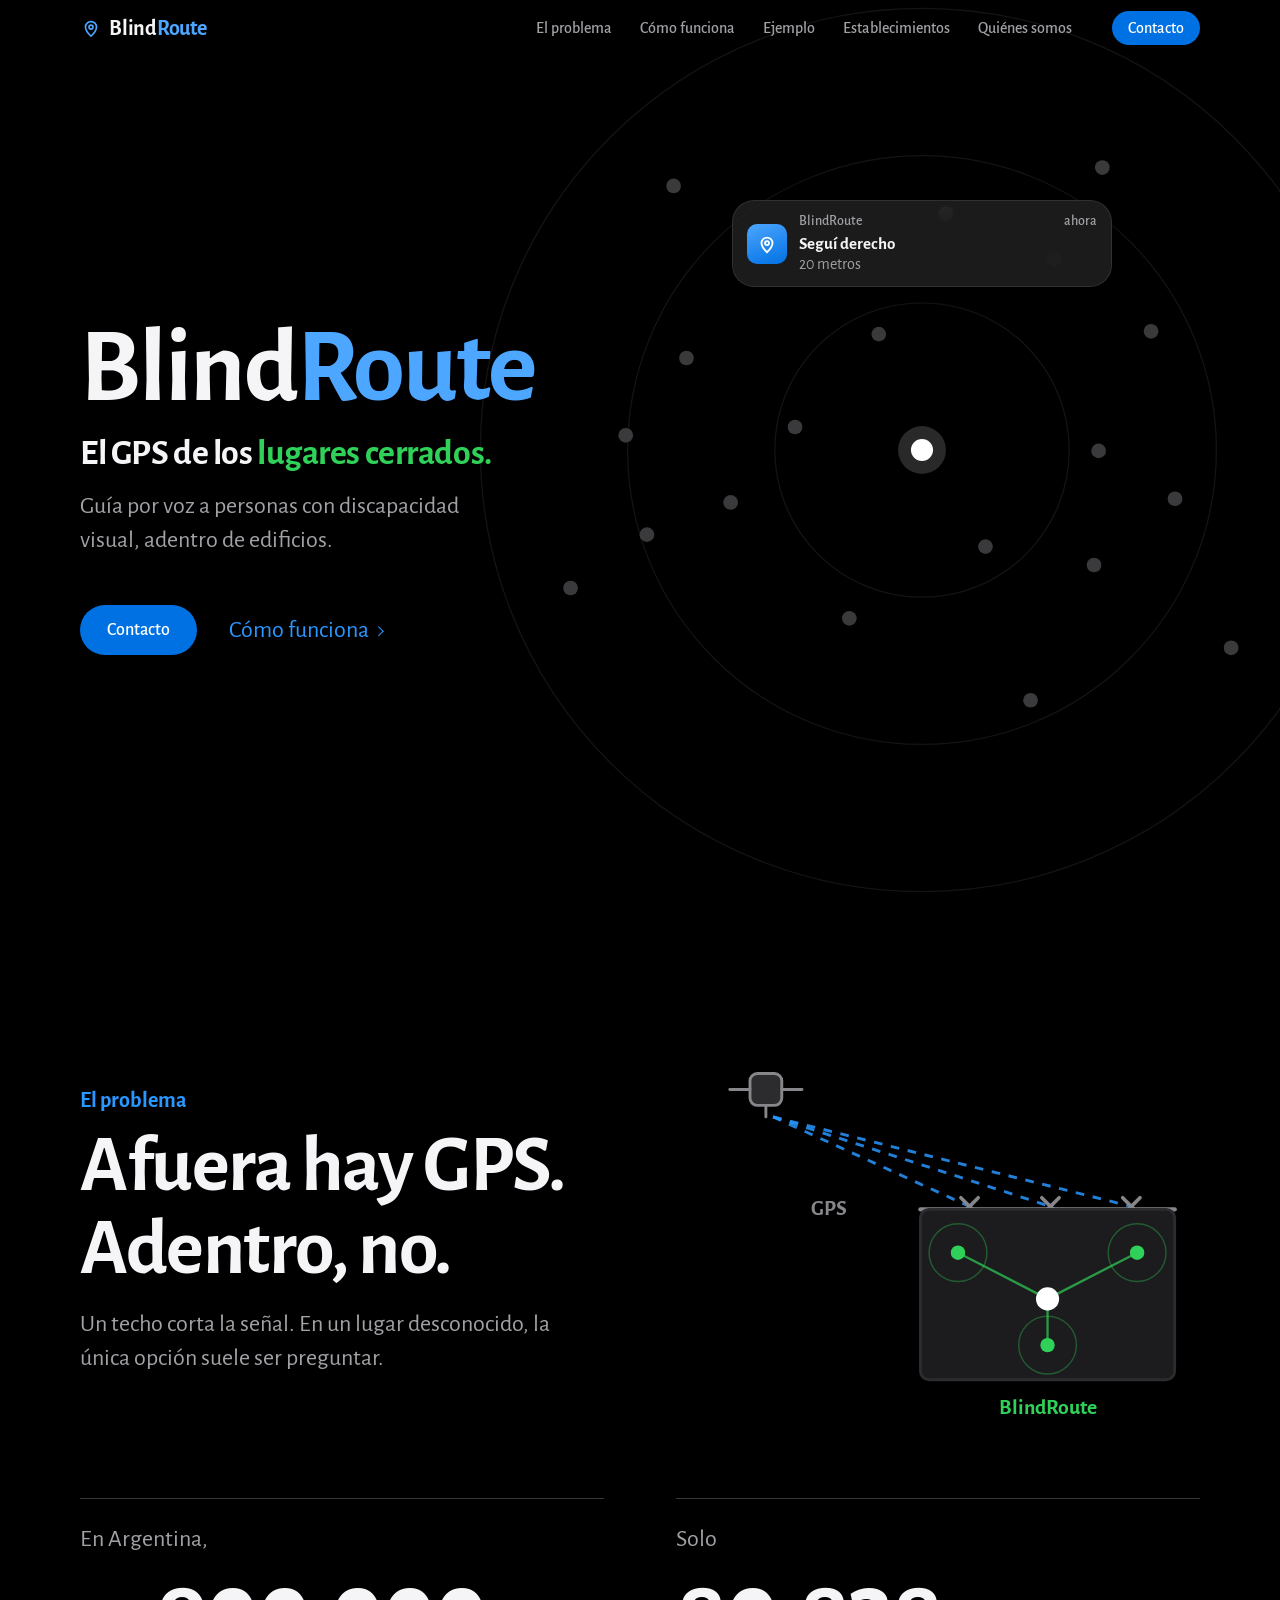
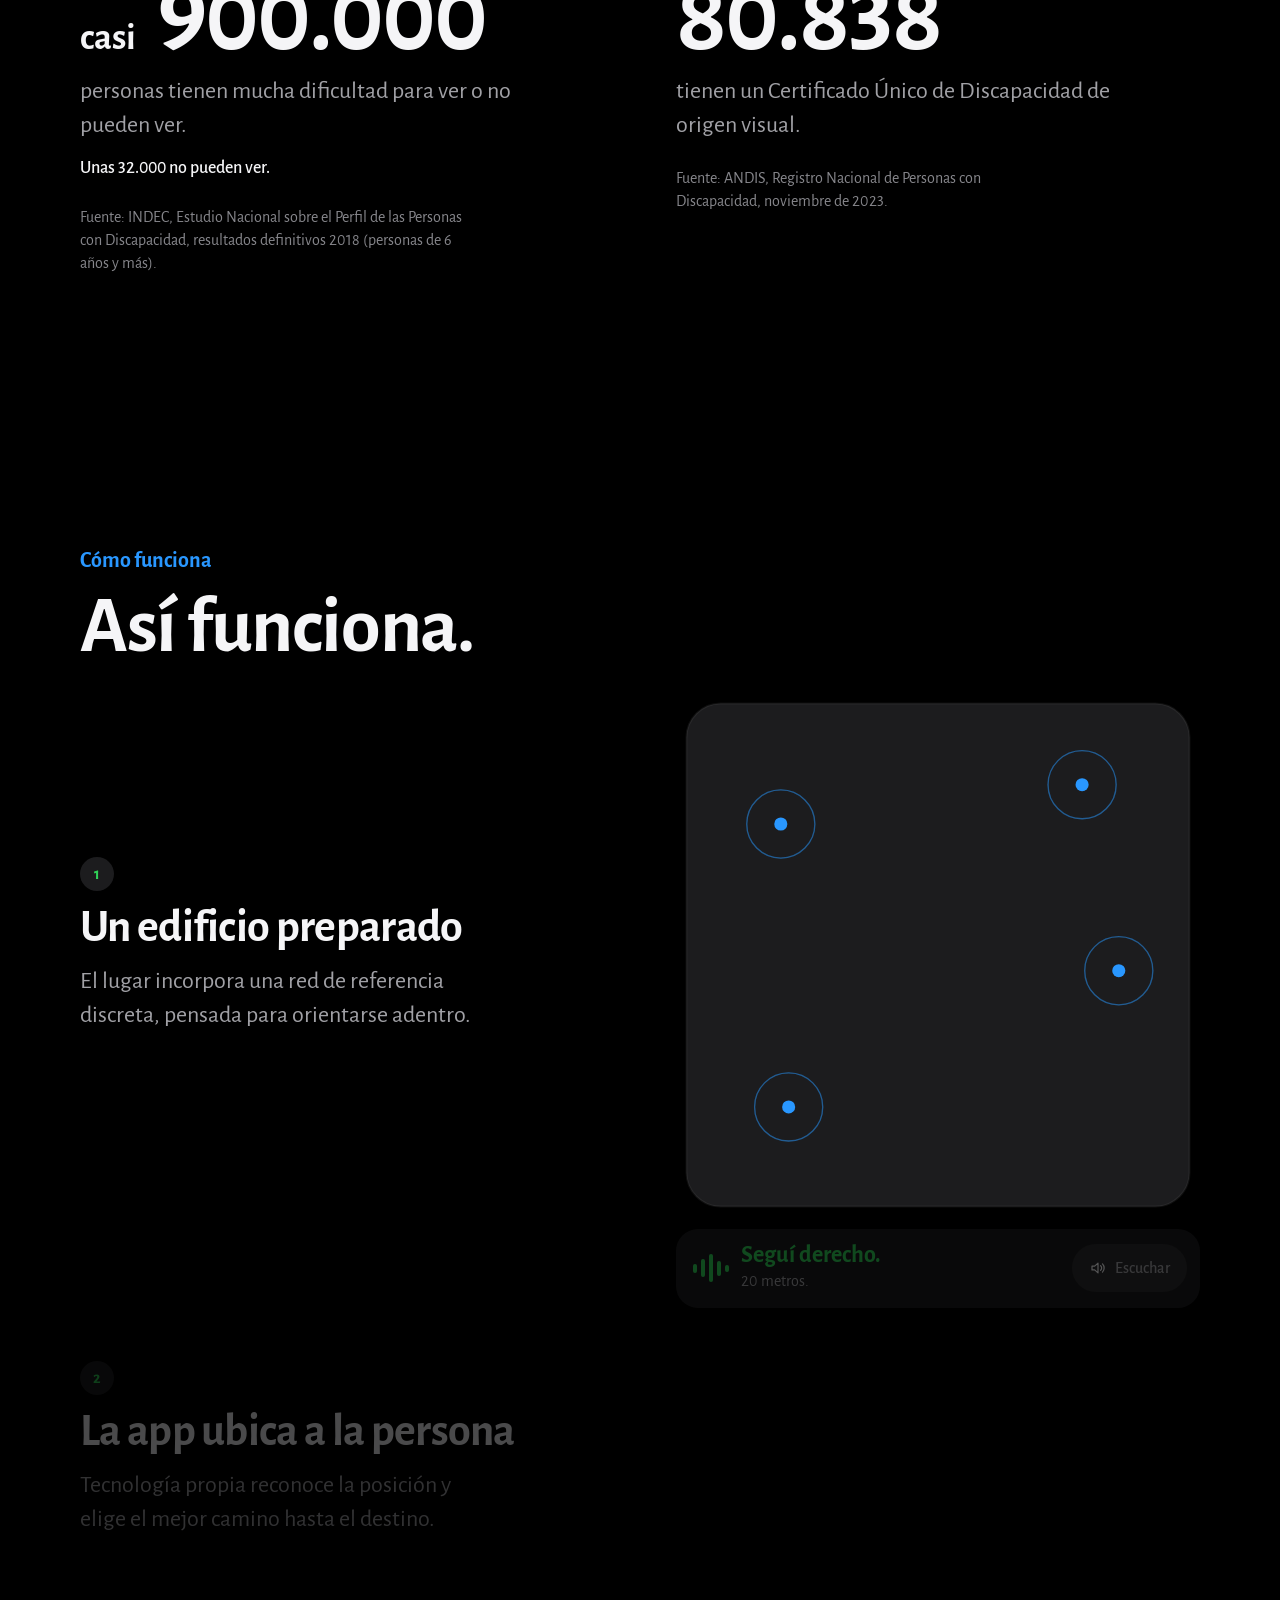
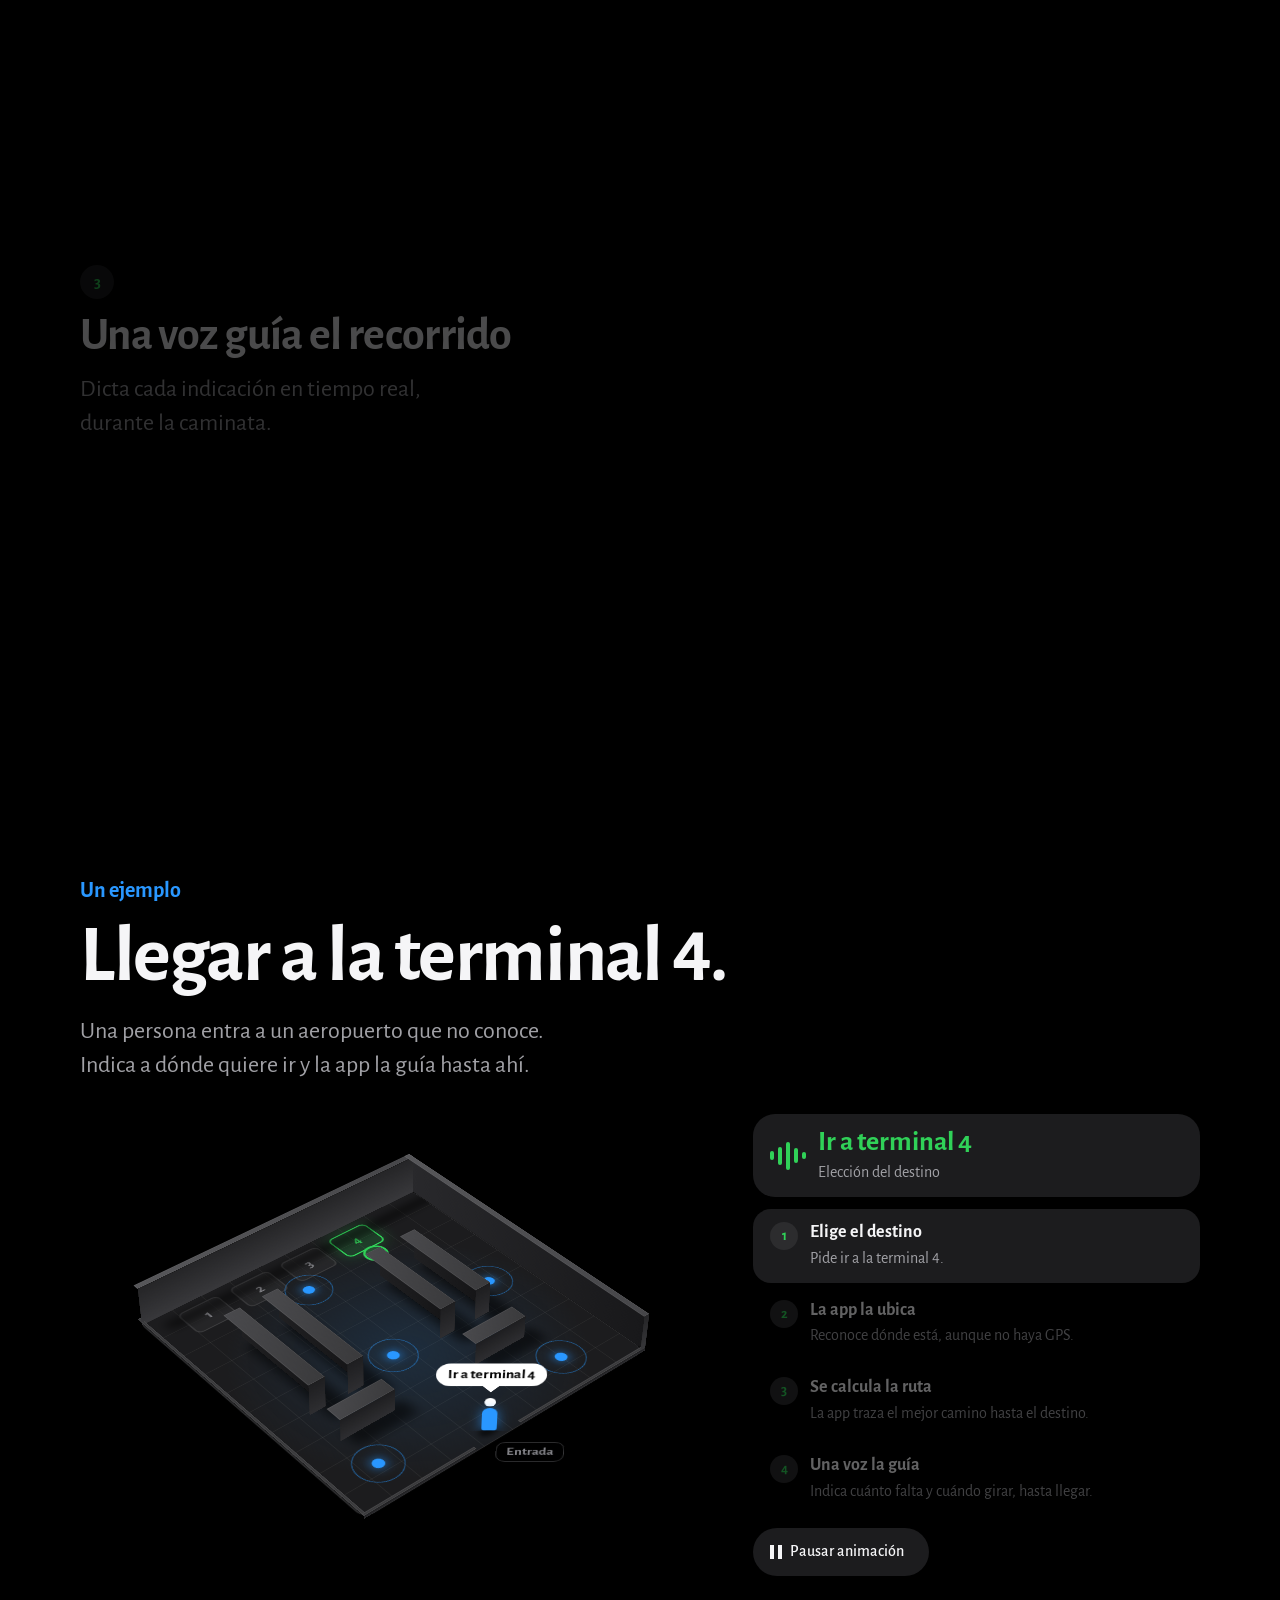
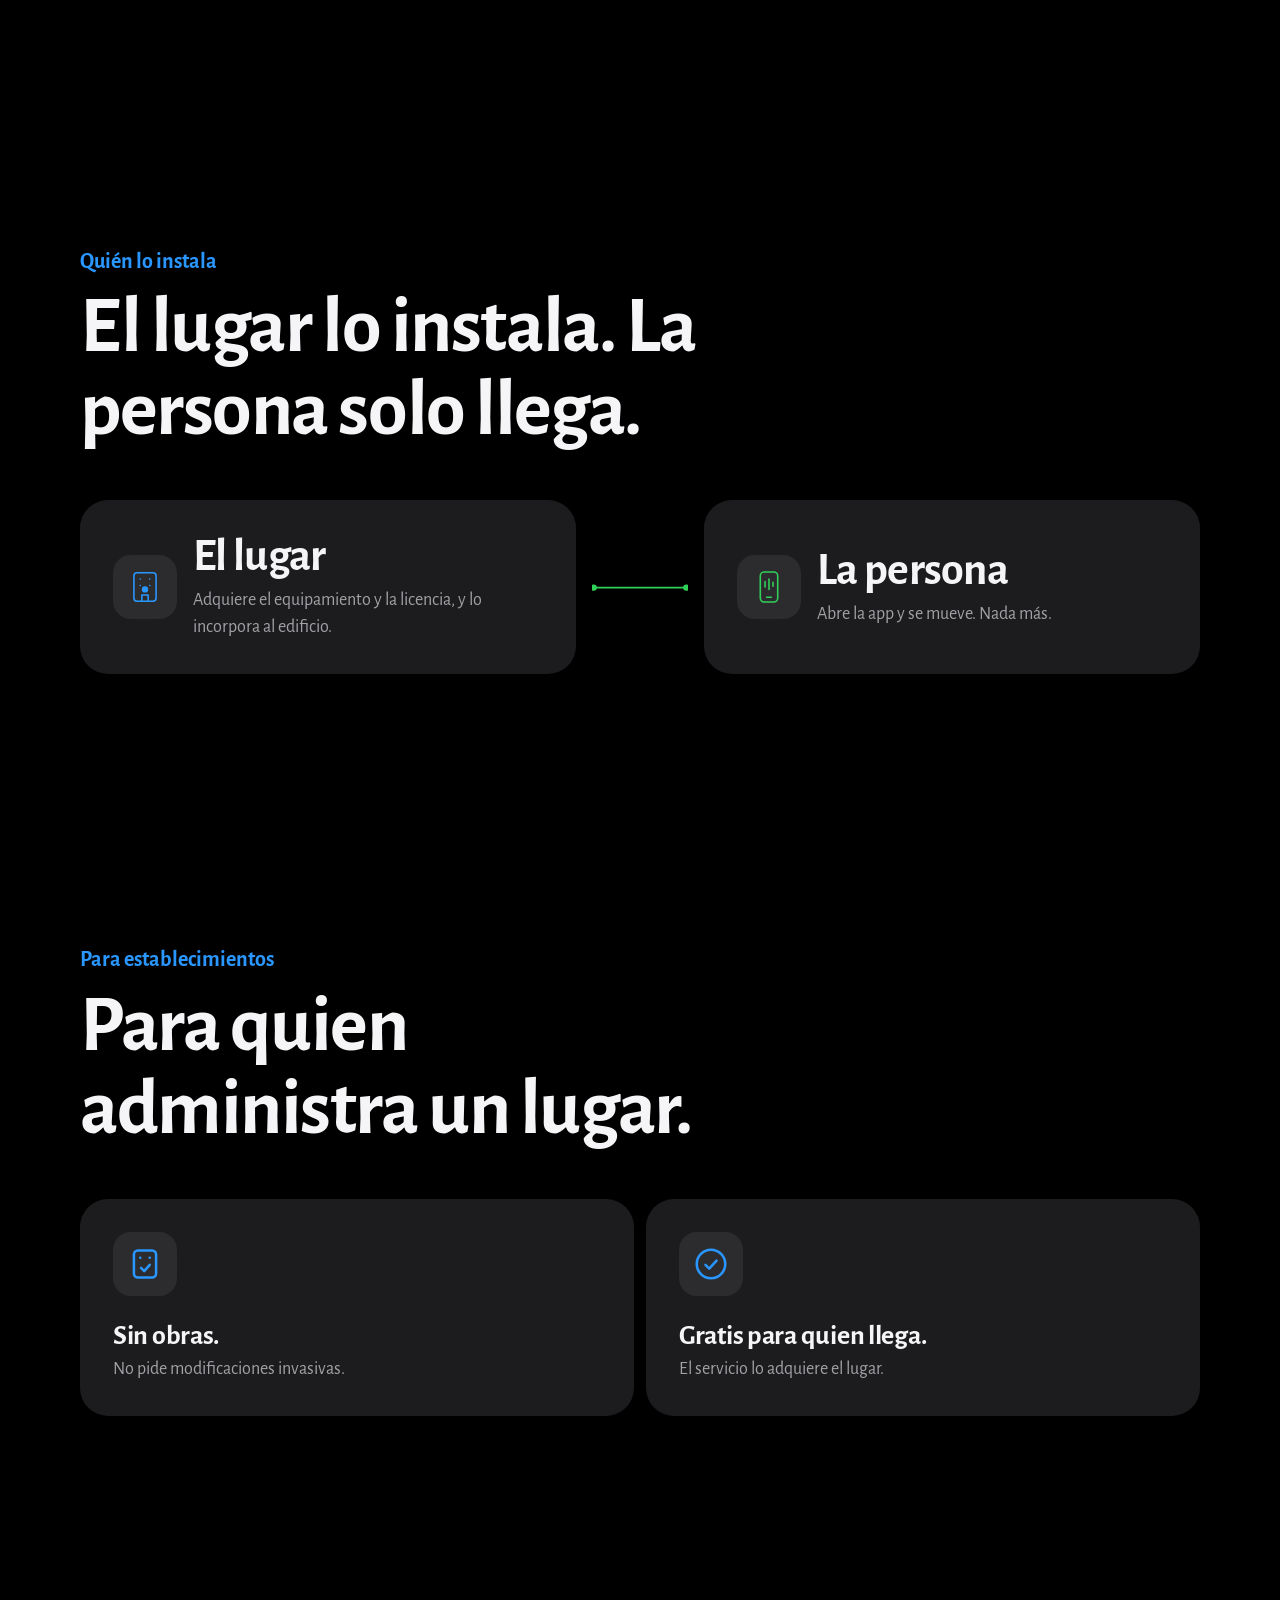
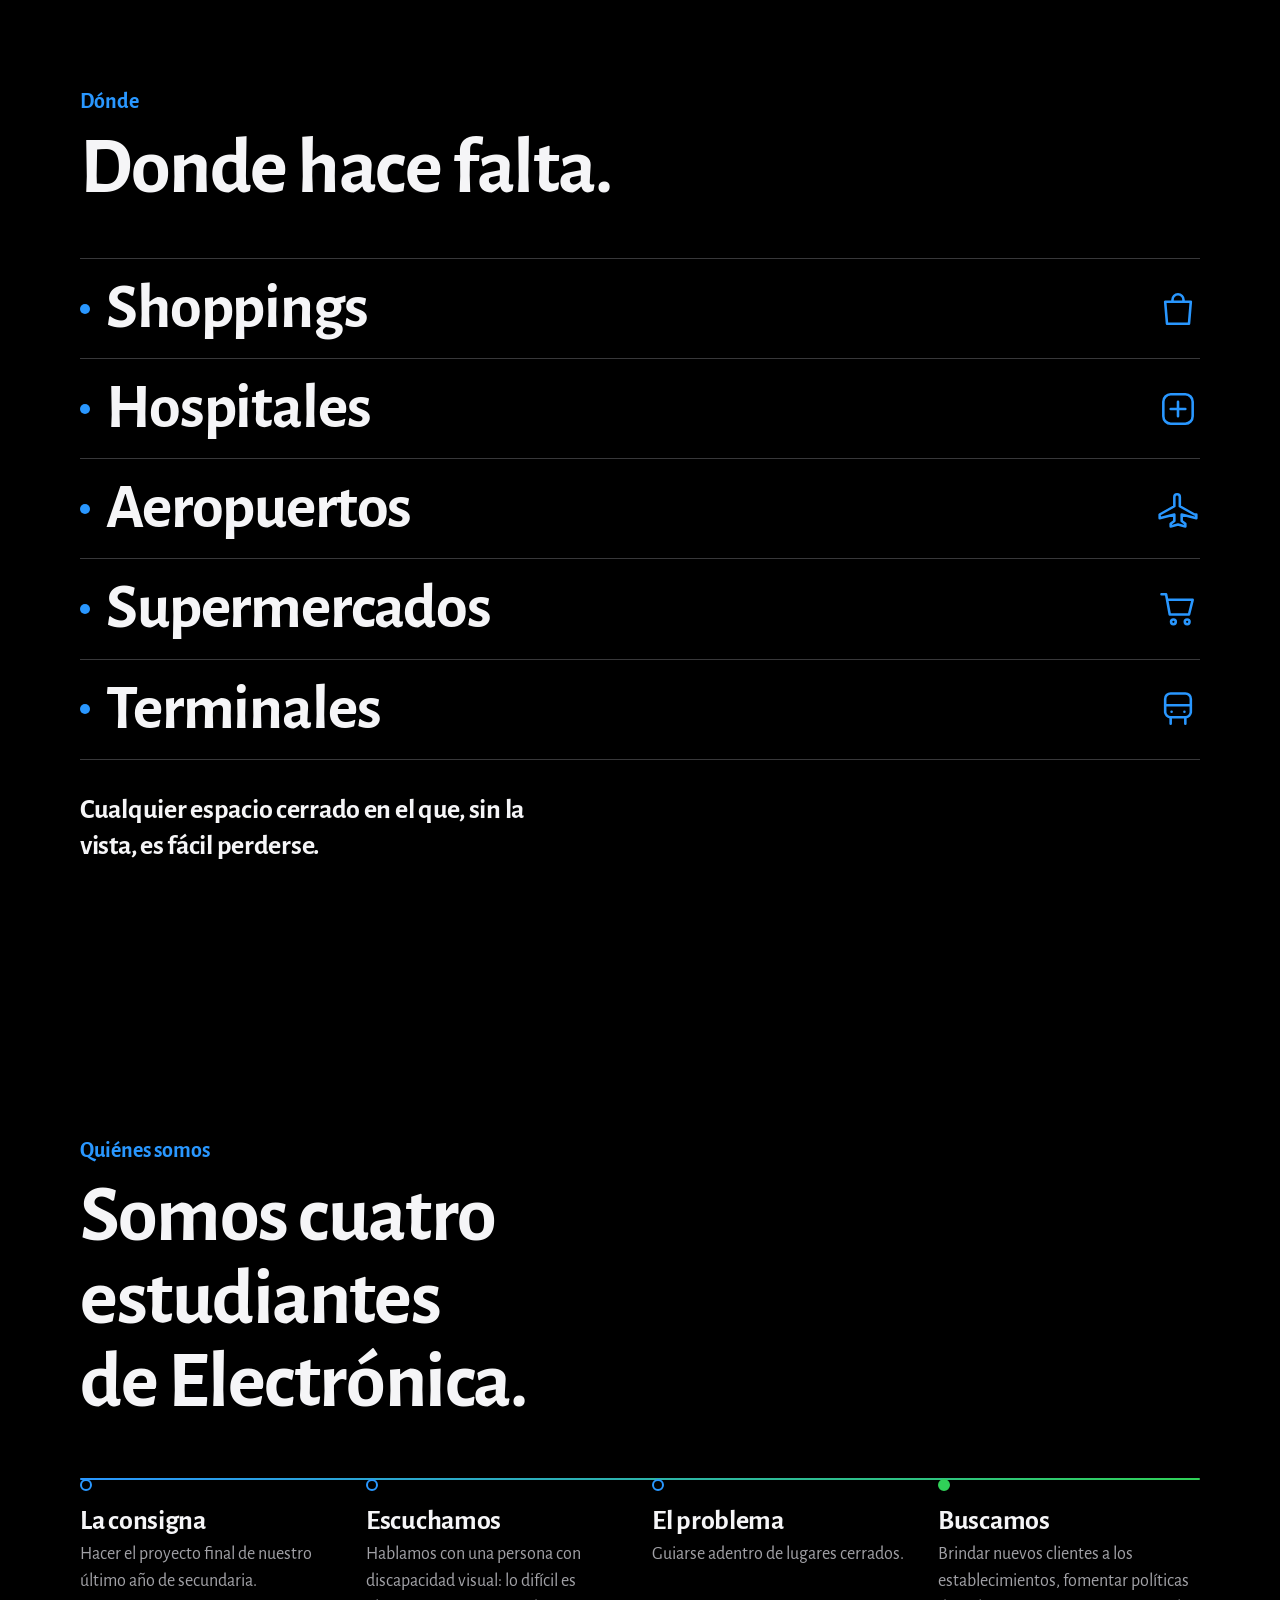
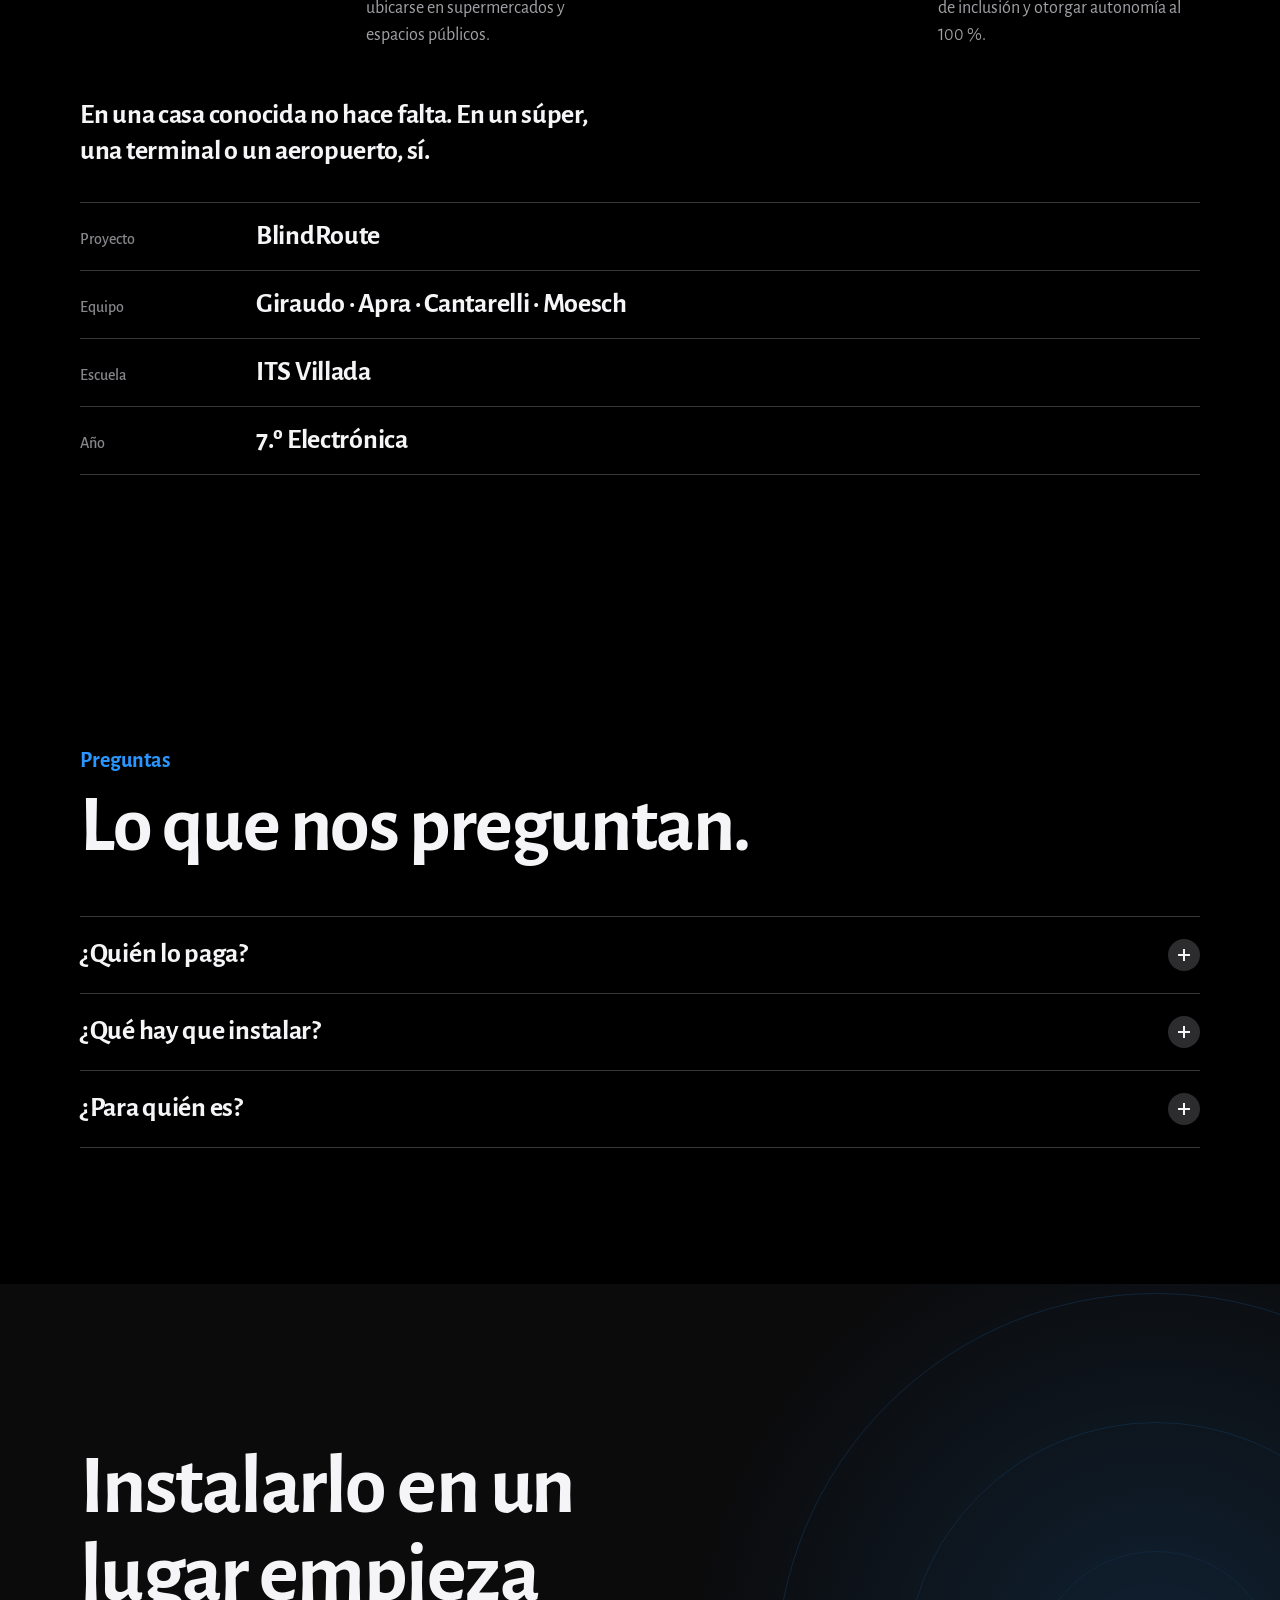
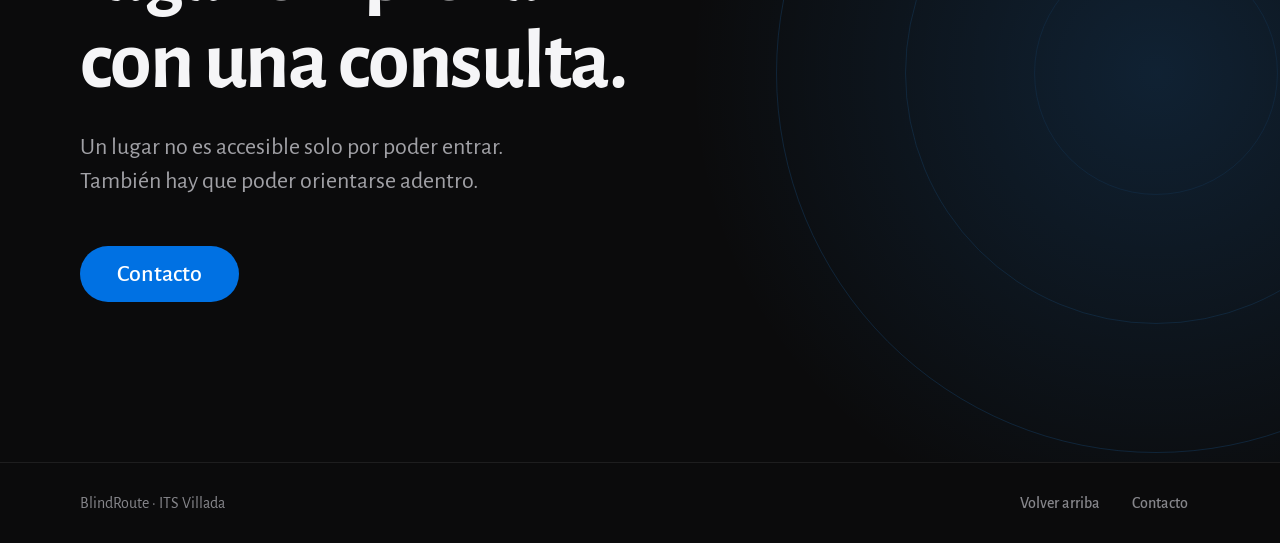
<file: index.html>
<!doctype html>
<html lang="es-AR">
<head>
<meta charset="utf-8">
<meta name="viewport" content="width=device-width, initial-scale=1, viewport-fit=cover">
<title>BlindRoute · El GPS de los lugares cerrados</title>
<meta name="description" content="BlindRoute guía por voz a personas con discapacidad visual adentro de lugares cerrados, donde el GPS no llega. Proyecto final de 7.º Electrónica, ITS Villada.">
<meta name="theme-color" content="#000000">
<meta name="color-scheme" content="dark">
<meta property="og:type" content="website">
<meta property="og:locale" content="es_AR">
<meta property="og:site_name" content="BlindRoute">
<meta property="og:title" content="BlindRoute · El GPS de los lugares cerrados">
<meta property="og:description" content="Navegación por voz adentro de edificios, para personas con discapacidad visual.">
<link rel="icon" href="assets/img/favicon.svg" type="image/svg+xml">
<link rel="apple-touch-icon" href="assets/img/apple-touch-icon.png">
<link rel="stylesheet" href="assets/css/site.css?v=25">
</head>
<body>

<svg width="0" height="0" style="position:absolute" aria-hidden="true" focusable="false">
  <defs>
    <symbol id="i-pin" viewBox="0 0 24 24"><path d="M12 21s-6-5.4-6-10a6 6 0 1 1 12 0c0 4.6-6 10-6 10z"/><circle cx="12" cy="11" r="2.2"/></symbol>
    <symbol id="i-speaker" viewBox="0 0 24 24"><path d="M4 9.5v5h3.5L12 18.5v-13L7.5 9.5H4z"/><path d="M15.5 9a4 4 0 0 1 0 6M18 6.5a8 8 0 0 1 0 11"/></symbol>
    <symbol id="i-store" viewBox="0 0 24 24"><path d="M5 8h14l-1 12H6L5 8z"/><path d="M9 8V7a3 3 0 0 1 6 0v1"/></symbol>
    <symbol id="i-hospital" viewBox="0 0 24 24"><rect x="4" y="4" width="16" height="16" rx="4"/><path d="M12 8v8M8 12h8"/></symbol>
    <symbol id="i-plane" viewBox="0 0 24 24"><path d="M21 15l-8-4.5V5.5a1.5 1.5 0 0 0-3 0v5L2 15v2l8-2v3.5l-2 1.5v1.5l4-1 4 1V20l-2-1.5V15l8 2v-2z"/></symbol>
    <symbol id="i-cart" viewBox="0 0 24 24"><path d="M3 4h2.5l2 11h10.5l2-8H6.6"/><circle cx="9.5" cy="19" r="1.3"/><circle cx="17" cy="19" r="1.3"/></symbol>
    <symbol id="i-bus" viewBox="0 0 24 24"><rect x="5" y="3.5" width="14" height="13" rx="3"/><path d="M5 10h14M8 16.5V20M16 16.5V20M8.5 13.5h.01M15.5 13.5h.01"/></symbol>
    <symbol id="i-offline" viewBox="0 0 24 24"><path d="M2 8.5a15 15 0 0 1 20 0M5 12a10 10 0 0 1 14 0M8.5 15.5a5 5 0 0 1 7 0M12 19h.01M3 3l18 18"/></symbol>
    <symbol id="i-obras" viewBox="0 0 24 24"><rect x="5" y="3.5" width="14" height="17" rx="2.5"/><path d="M9 8h.01M15 8h.01M9.5 14.5l2 2 3.5-4"/></symbol>
    <symbol id="i-gratis" viewBox="0 0 24 24"><circle cx="12" cy="12" r="9"/><path d="M8.5 12.5l2.4 2.4 4.6-5"/></symbol>
  </defs>
</svg>

<a class="skip" href="#contenido">Saltar al contenido</a>

<header class="top">
  <div class="caja">
    <a class="brand" href="#inicio" aria-label="BlindRoute, inicio"><svg class="ico pin" aria-hidden="true"><use href="#i-pin"/></svg><span>Blind<span class="marca-r">Route</span></span></a>
    <nav class="nav" aria-label="Secciones">
      <a href="#problema">El problema</a>
      <a href="#como-funciona">Cómo funciona</a>
      <a href="#ejemplo">Ejemplo</a>
      <a href="#para-tu-lugar">Establecimientos</a>
      <a href="#somos">Quiénes somos</a>
    </nav>
    <a class="pill" href="contacto/">Contacto</a>
  </div>
  <div class="avance" aria-hidden="true"></div>
</header>

<main id="contenido">

  <section class="hero" id="inicio" aria-labelledby="h-inicio">
    <div class="campo-wrap" aria-hidden="true">
      <svg class="campo" viewBox="0 0 1000 1000" aria-hidden="true" focusable="false"><g class="ondas"><circle class="onda" cx="500" cy="500" r="480" style="--d:0s"/><circle class="onda" cx="500" cy="500" r="480" style="--d:-1.6s"/><circle class="onda" cx="500" cy="500" r="480" style="--d:-3.2s"/></g><g class="reposo"><circle cx="500" cy="500" r="160"/><circle cx="500" cy="500" r="320"/><circle cx="500" cy="500" r="480"/></g><g class="faros"><circle class="faro" cx="201" cy="592" r="8" style="--t:1.53s"/><circle class="faro" cx="749" cy="371" r="8" style="--t:1.21s"/><circle class="faro" cx="178" cy="484" r="8" style="--t:0.03s"/><circle class="faro" cx="618" cy="772" r="8" style="--t:1.37s"/><circle class="faro" cx="230" cy="213" r="8" style="--t:0.74s"/><circle class="faro" cx="687" cy="625" r="8" style="--t:0.65s"/><circle class="faro" cx="836" cy="715" r="8" style="--t:0.79s"/><circle class="faro" cx="453" cy="374" r="8" style="--t:1.34s"/><circle class="faro" cx="950" cy="449" r="8" style="--t:1.33s"/><circle class="faro" cx="569" cy="605" r="8" style="--t:1.25s"/><circle class="faro" cx="362" cy="475" r="8" style="--t:1.41s"/><circle class="faro" cx="775" cy="553" r="8" style="--t:1.20s"/><circle class="faro" cx="118" cy="650" r="8" style="--t:0.91s"/><circle class="faro" cx="292" cy="557" r="8" style="--t:0.56s"/><circle class="faro" cx="696" cy="193" r="8" style="--t:0.44s"/><circle class="faro" cx="421" cy="683" r="8" style="--t:0.39s"/><circle class="faro" cx="526" cy="243" r="8" style="--t:0.98s"/><circle class="faro" cx="644" cy="292" r="8" style="--t:0.93s"/><circle class="faro" cx="692" cy="501" r="8" style="--t:0.32s"/><circle class="faro" cx="244" cy="400" r="8" style="--t:1.14s"/></g><circle class="yo-halo" cx="500" cy="500" r="26"/><circle class="yo" cx="500" cy="500" r="12"/></svg>
      <div class="noti">
        <span class="app"><svg class="ico"><use href="#i-pin"/></svg></span>
        <div class="cuerpo">
          <p class="noti-meta"><span>BlindRoute</span><span>ahora</span></p>
          <div class="msg frases">
            <p><b>Seguí derecho</b><small>20 metros</small></p>
            <p><b>Girá a la derecha</b></p>
            <p><b>Llegaste</b><small>Terminal 4</small></p>
          </div>
        </div>
      </div>
    </div>
    <div class="hero-txt">
      <h1 id="h-inicio" class="rise" style="--i:1">Blind<span class="marca-r">Route</span></h1>
      <p class="eslogan rise" style="--i:2">El GPS de los <span>lugares cerrados.</span></p>
      <p class="lead rise" style="--i:3">Guía por voz a personas con discapacidad visual, adentro de edificios.</p>
      <div class="btns rise" style="--i:4">
        <a class="btn btn-primary" href="contacto/">Contacto</a>
        <a class="mas" href="#como-funciona">Cómo funciona</a>
      </div>
    </div>
  </section>

  <section class="sec problema" id="problema" aria-labelledby="h-problema">
    <div class="wrap">
      <div class="prob">
        <div>
          <p class="eyebrow reveal">El problema</p>
          <h2 id="h-problema" class="reveal" style="--i:1">Afuera hay GPS. <span>Adentro, no.</span></h2>
          <p class="lead reveal" style="--i:2">Un techo corta la señal. En un lugar desconocido, la única opción suele ser preguntar.</p>
        </div>
        <figure class="diag reveal" style="--i:2">
          <svg viewBox="0 0 360 270" role="img" aria-label="Un satélite envía señal de GPS, pero el techo de un edificio la frena. Adentro, la tecnología de BlindRoute sí llega a la persona.">
            <g class="sat"><rect x="54" y="26" width="22" height="22" rx="5"/><path d="M40 37h14M76 37h14M65 48v8"/></g>
            <g class="rayos"><path d="M70 56L206 118"/><path d="M70 56L262 118"/><path d="M70 56L318 118"/></g>
            <g class="tope"><path d="M200 112l12 12M212 112l-12 12"/><path d="M256 112l12 12M268 112l-12 12"/><path d="M312 112l12 12M324 112l-12 12"/></g>
            <path class="techo" d="M172 120H348"/>
            <rect class="edificio" x="172" y="120" width="176" height="118" rx="6"/>
            <g class="adentro">
              <circle class="anillo-d" cx="198" cy="150" r="20"/><circle class="punto-d" cx="198" cy="150" r="5"/>
              <circle class="anillo-d" cx="322" cy="150" r="20"/><circle class="punto-d" cx="322" cy="150" r="5"/>
              <circle class="anillo-d" cx="260" cy="214" r="20"/><circle class="punto-d" cx="260" cy="214" r="5"/>
              <path class="enlace" d="M198 150L260 182M322 150L260 182M260 214L260 182"/>
              <circle class="persona-d" cx="260" cy="182" r="8"/>
            </g>
            <text class="et et-gps" x="96" y="124">GPS</text>
            <text class="et et-b" x="260" y="262" text-anchor="middle">BlindRoute</text>
          </svg>
        </figure>
      </div>
      <div class="cifras">
        <article class="cifra reveal" style="--i:1">
          <p class="d">En Argentina, <strong class="num"><span class="casi">casi</span> <span class="nn">900.000</span></strong> personas tienen mucha dificultad para ver o no pueden ver.</p>
          <p class="apoyo">Unas 32.000 no pueden ver.</p>
          <p class="fuente">Fuente: INDEC, Estudio Nacional sobre el Perfil de las Personas con Discapacidad, resultados definitivos 2018 (personas de 6 años y más).</p>
        </article>
        <article class="cifra reveal" style="--i:2">
          <p class="d">Solo <strong class="num"><span class="nn">80.838</span></strong> tienen un Certificado Único de Discapacidad de origen visual.</p>
          <p class="fuente">Fuente: ANDIS, Registro Nacional de Personas con Discapacidad, noviembre de 2023.</p>
        </article>
      </div>
    </div>
  </section>

  <section class="sec como" id="como-funciona" aria-labelledby="h-como">
    <div class="wrap">
      <p class="eyebrow reveal">Cómo funciona</p>
      <h2 id="h-como" class="reveal" style="--i:1">Así <span>funciona.</span></h2>
    </div>
    <div class="demo wrap" data-step="3">
      <div class="escena-wrap">
        <svg class="escena" viewBox="0 0 400 400" role="img" aria-label="Esquema de un espacio preparado con BlindRoute. La app reconoce dónde está la persona y traza el camino hasta el destino.">
          <rect class="marco" x="8" y="8" width="384" height="384" rx="26"/>
          <g class="beacons">
            <g class="beacon"><circle class="anillo" cx="80" cy="100" r="26"/><circle class="anillo a2" cx="80" cy="100" r="26"/><circle class="punto" cx="80" cy="100" r="5"/></g>
            <g class="beacon"><circle class="anillo" cx="310" cy="70" r="26"/><circle class="anillo a2" cx="310" cy="70" r="26"/><circle class="punto" cx="310" cy="70" r="5"/></g>
            <g class="beacon"><circle class="anillo" cx="338" cy="212" r="26"/><circle class="anillo a2" cx="338" cy="212" r="26"/><circle class="punto" cx="338" cy="212" r="5"/></g>
            <g class="beacon"><circle class="anillo" cx="86" cy="316" r="26"/><circle class="anillo a2" cx="86" cy="316" r="26"/><circle class="punto" cx="86" cy="316" r="5"/></g>
          </g>
          <g class="lineas">
            <path pathLength="1" d="M200 214 L80 100"/><path pathLength="1" d="M200 214 L310 70"/><path pathLength="1" d="M200 214 L86 316"/>
          </g>
          <path class="camino" pathLength="1" d="M200 214 V340 H312"/>
          <circle class="meta" cx="312" cy="340" r="9"/>
          <circle class="tu-halo" cx="200" cy="214" r="18"/><circle class="tu" cx="200" cy="214" r="7"/>
        </svg>
        <div class="voz" aria-live="polite">
          <div class="onda-voz" aria-hidden="true"><i></i><i></i><i></i><i></i><i></i></div>
          <div><b>Seguí derecho.</b><span>20 metros.</span></div>
          <button class="hablar" type="button" aria-label="Escuchar la indicación" aria-pressed="false" data-frase="Seguí derecho, 20 metros." hidden>
            <svg class="ico" aria-hidden="true"><use href="#i-speaker"/></svg><span>Escuchar</span>
          </button>
        </div>
      </div>
      <ol class="pasos" role="list">
        <li class="paso" data-n="1">
          <span class="n" aria-hidden="true">1</span>
          <h3>Un edificio preparado</h3>
          <p>El lugar incorpora una red de referencia discreta, pensada para orientarse adentro.</p>
        </li>
        <li class="paso" data-n="2">
          <span class="n" aria-hidden="true">2</span>
          <h3>La app ubica a la persona</h3>
          <p>Tecnología propia reconoce la posición y elige el mejor camino hasta el destino.</p>
        </li>
        <li class="paso" data-n="3">
          <span class="n" aria-hidden="true">3</span>
          <h3>Una voz guía el recorrido</h3>
          <p>Dicta cada indicación en tiempo real, durante la caminata.</p>
        </li>
      </ol>
    </div>
  </section>

  <section class="sec ejemplo" id="ejemplo" aria-labelledby="h-ejemplo">
    <div class="wrap">
      <p class="eyebrow reveal">Un ejemplo</p>
      <h2 id="h-ejemplo" class="reveal" style="--i:1">Llegar a la <span>terminal 4.</span></h2>
      <p class="lead reveal" style="--i:2">Una persona entra a un aeropuerto que no conoce. Indica a dónde quiere ir y la app la guía hasta ahí.</p>
      <div class="rec3d" data-ejemplo data-fase="4">
        <div class="vista" role="img" aria-label="Vista en perspectiva de un aeropuerto con entrada y cuatro terminales. La persona pide ir a la terminal 4, la app la ubica, calcula la ruta y una voz la guía: sigue derecho, gira a la derecha y llega.">
          <div class="mundo" aria-hidden="true">
            <div class="piso"></div>
            <div class="bahia" style="left:40px" data-n="1"></div><div class="bahia" style="left:112px" data-n="2"></div><div class="bahia" style="left:184px" data-n="3"></div><div class="bahia meta-b" style="left:256px" data-n="4"></div><div class="caja3 pared" style="--x:0px;--y:0px;--w:400px;--d:8px;--h:52px"><i class="f-cima"></i><i class="f-frente"></i><i class="f-lado"></i></div><div class="caja3 pared" style="--x:392px;--y:0px;--w:8px;--d:400px;--h:52px"><i class="f-cima"></i><i class="f-frente"></i><i class="f-lado"></i></div><div class="caja3 bajo" style="--x:0px;--y:0px;--w:4px;--d:400px;--h:4px"><i class="f-cima"></i><i class="f-frente"></i><i class="f-lado"></i></div><div class="caja3 bajo" style="--x:0px;--y:396px;--w:150px;--d:4px;--h:4px"><i class="f-cima"></i><i class="f-frente"></i><i class="f-lado"></i></div><div class="caja3 bajo" style="--x:212px;--y:396px;--w:188px;--d:4px;--h:4px"><i class="f-cima"></i><i class="f-frente"></i><i class="f-lado"></i></div><div class="caja3 " style="--x:52px;--y:96px;--w:22px;--d:150px;--h:42px"><i class="f-cima"></i><i class="f-frente"></i><i class="f-lado"></i></div><div class="caja3 " style="--x:104px;--y:96px;--w:22px;--d:150px;--h:42px"><i class="f-cima"></i><i class="f-frente"></i><i class="f-lado"></i></div><div class="caja3 " style="--x:240px;--y:110px;--w:22px;--d:130px;--h:42px"><i class="f-cima"></i><i class="f-frente"></i><i class="f-lado"></i></div><div class="caja3 " style="--x:292px;--y:110px;--w:22px;--d:130px;--h:42px"><i class="f-cima"></i><i class="f-frente"></i><i class="f-lado"></i></div><div class="caja3 " style="--x:52px;--y:276px;--w:74px;--d:22px;--h:30px"><i class="f-cima"></i><i class="f-frente"></i><i class="f-lado"></i></div><div class="caja3 " style="--x:240px;--y:276px;--w:74px;--d:22px;--h:30px"><i class="f-cima"></i><i class="f-frente"></i><i class="f-lado"></i></div><svg class="ruta3" viewBox="0 0 400 400"><path pathLength="1" d="M181 385 V76 H284"/></svg><svg class="loc3" viewBox="0 0 400 400"><path pathLength="1" d="M181 385 L60 350"/><path pathLength="1" d="M181 385 L181 230"/><path pathLength="1" d="M181 385 L350 200"/></svg><div class="faro3" style="left:60px;top:350px;--r:0s"></div><div class="faro3" style="left:320px;top:350px;--r:0.8s"></div><div class="faro3" style="left:181px;top:230px;--r:1.6s"></div><div class="faro3" style="left:181px;top:80px;--r:2.4s"></div><div class="faro3" style="left:350px;top:200px;--r:3.2s"></div><div class="meta3" style="left:284px;top:76px"></div><div class="cartel entrada" style="left:181px;top:446px"><span>Entrada</span></div><div class="persona"><div class="fig"></div></div><div class="globo" style="left:181px;top:385px"><span>Ir a terminal 4</span></div>
          </div>
        </div>
        <div class="lateral">
          <div class="estado" aria-hidden="true">
            <div class="onda-voz"><i></i><i></i><i></i><i></i><i></i></div>
            <div><b>Llegaste.</b><span>Terminal 4.</span></div>
          </div>
          <ol class="fases" role="list">
            <li class="fase"><span class="n" aria-hidden="true">1</span><div><h3>Elige el destino</h3><p>Pide ir a la terminal 4.</p></div></li>
            <li class="fase"><span class="n" aria-hidden="true">2</span><div><h3>La app la ubica</h3><p>Reconoce dónde está, aunque no haya GPS.</p></div></li>
            <li class="fase"><span class="n" aria-hidden="true">3</span><div><h3>Se calcula la ruta</h3><p>La app traza el mejor camino hasta el destino.</p></div></li>
            <li class="fase"><span class="n" aria-hidden="true">4</span><div><h3>Una voz la guía</h3><p>Indica cuánto falta y cuándo girar, hasta llegar.</p></div></li>
          </ol>
          <button class="pausa" type="button" aria-pressed="false"><span class="ico-pausa" aria-hidden="true"></span><span class="txt">Pausar animación</span></button>
        </div>
      </div>
    </div>
  </section>

  <section class="sec instala" id="instalacion" aria-labelledby="h-instala">
    <div class="wrap">
      <p class="eyebrow reveal">Quién lo instala</p>
      <h2 id="h-instala" class="reveal" style="--i:1">El lugar lo instala. <span>La persona solo llega.</span></h2>
      <div class="dos">
        <div class="lado reveal" style="--i:2">
          <span class="figura" aria-hidden="true"><svg viewBox="0 0 48 48" fill="none" stroke="currentColor" stroke-width="2" stroke-linecap="round" stroke-linejoin="round"><rect x="10" y="6" width="28" height="36" rx="4"/><path d="M18 14h.01M30 14h.01M18 22h.01M30 22h.01M20 42v-8h8v8"/><circle class="latido-i" cx="24" cy="27" r="3" fill="currentColor"/></svg></span>
          <div><p class="quien">El lugar</p><p>Adquiere el equipamiento y la licencia, y lo incorpora al edificio.</p></div>
        </div>
        <svg class="union reveal" viewBox="0 0 120 24" aria-hidden="true" focusable="false"><path class="hilo" pathLength="1" d="M2 12 H118"/><circle cx="2" cy="12" r="4"/><circle cx="118" cy="12" r="4"/></svg>
        <div class="lado reveal" style="--i:3">
          <span class="figura" aria-hidden="true"><svg viewBox="0 0 48 48" fill="none" stroke="currentColor" stroke-width="2" stroke-linecap="round" stroke-linejoin="round"><rect x="13" y="5" width="22" height="38" rx="5"/><path d="M21 37h6"/><path class="barra-i" d="M19 17v7M24 14v13M29 18v5"/></svg></span>
          <div><p class="quien">La persona</p><p>Abre la app y se mueve. Nada más.</p></div>
        </div>
      </div>
    </div>
  </section>

  <section class="sec ventajas" id="para-tu-lugar" aria-labelledby="h-lugar">
    <div class="wrap">
      <p class="eyebrow reveal">Para establecimientos</p>
      <h2 id="h-lugar" class="reveal" style="--i:1">Para quien administra <span>un lugar.</span></h2>
      <ul class="vent">
        <li class="reveal" style="--i:2"><span class="figura" aria-hidden="true"><svg class="ico"><use href="#i-obras"/></svg></span><div><h3>Sin obras.</h3><p>No pide modificaciones invasivas.</p></div></li>
        <li class="reveal" style="--i:3"><span class="figura" aria-hidden="true"><svg class="ico"><use href="#i-gratis"/></svg></span><div><h3>Gratis para quien llega.</h3><p>El servicio lo adquiere el lugar.</p></div></li>
      </ul>
    </div>
  </section>

  <section class="sec donde" id="donde" aria-labelledby="h-donde">
    <div class="wrap">
      <p class="eyebrow reveal">Dónde</p>
      <h2 id="h-donde" class="reveal" style="--i:1">Donde hace <span>falta.</span></h2>
      <ul class="lugares">
        <li class="reveal" style="--i:1">Shoppings<svg class="ico" aria-hidden="true"><use href="#i-store"/></svg></li>
        <li class="reveal" style="--i:2">Hospitales<svg class="ico" aria-hidden="true"><use href="#i-hospital"/></svg></li>
        <li class="reveal" style="--i:3">Aeropuertos<svg class="ico" aria-hidden="true"><use href="#i-plane"/></svg></li>
        <li class="reveal" style="--i:4">Supermercados<svg class="ico" aria-hidden="true"><use href="#i-cart"/></svg></li>
        <li class="reveal" style="--i:5">Terminales<svg class="ico" aria-hidden="true"><use href="#i-bus"/></svg></li>
      </ul>
      <p class="cierre-lugares reveal">Cualquier espacio cerrado en el que, sin la vista, es fácil perderse.</p>
    </div>
  </section>

  <section class="sec somos" id="somos" aria-labelledby="h-somos">
    <div class="wrap">
      <p class="eyebrow reveal">Quiénes somos</p>
      <h2 id="h-somos" class="reveal" style="--i:1">Somos cuatro estudiantes <span>de Electrónica.</span></h2>
      <ol class="tiempo reveal" role="list">
        <li><span class="nodo" aria-hidden="true"></span><h3>La consigna</h3><p>Hacer el proyecto final de nuestro último año de secundaria.</p></li>
        <li><span class="nodo" aria-hidden="true"></span><h3>Escuchamos</h3><p>Hablamos con una persona con discapacidad visual: lo difícil es ubicarse en supermercados y espacios públicos.</p></li>
        <li><span class="nodo" aria-hidden="true"></span><h3>El problema</h3><p>Guiarse adentro de lugares cerrados.</p></li>
        <li><span class="nodo" aria-hidden="true"></span><h3>Buscamos</h3><p>Brindar nuevos clientes a los establecimientos, fomentar políticas de inclusión y otorgar autonomía al 100 %.</p></li>
      </ol>
      <p class="fuerte reveal">En una casa conocida no hace falta. En un súper, una terminal o un aeropuerto, sí.</p>
      <dl class="ficha reveal">
        <div><dt>Proyecto</dt><dd>BlindRoute</dd></div>
        <div><dt>Equipo</dt><dd>Giraudo · Apra · Cantarelli · Moesch</dd></div>
        <div><dt>Escuela</dt><dd>ITS Villada</dd></div>
        <div><dt>Año</dt><dd>7.º Electrónica</dd></div>
      </dl>
    </div>
  </section>

  <section class="sec preguntas" id="preguntas" aria-labelledby="h-preguntas">
    <div class="wrap">
      <p class="eyebrow reveal">Preguntas</p>
      <h2 id="h-preguntas" class="reveal" style="--i:1">Lo que <span>nos preguntan.</span></h2>
      <div class="faq">
        <details class="reveal" style="--i:3"><summary>¿Quién lo paga?</summary><p>El lugar que lo instala. La persona que lo usa no paga.</p></details>
        <details class="reveal" style="--i:4"><summary>¿Qué hay que instalar?</summary><p>Un equipamiento compacto que se distribuye por el lugar, y el mapa del edificio en la app.</p></details>
        <details class="reveal" style="--i:5"><summary>¿Para quién es?</summary><p>Para personas con discapacidad visual que quieren moverse solas adentro de un edificio.</p></details>
      </div>
    </div>
  </section>

  <section class="llegada" aria-labelledby="h-llegada">
    <div class="halo" aria-hidden="true"><i></i><i></i><i></i></div>
    <div class="caja">
      <h2 id="h-llegada" class="reveal">Instalarlo en un lugar <span>empieza con una consulta.</span></h2>
      <p class="lead reveal" style="--i:1">Un lugar no es accesible solo por poder entrar. También hay que poder orientarse adentro.</p>
      <div class="cta reveal" style="--i:2"><a class="btn btn-primary btn-lg" href="contacto/">Contacto</a></div>
    </div>
  </section>

</main>

<footer class="pie">
  <div class="caja">
    <p>BlindRoute · ITS Villada</p>
    <nav aria-label="Pie de página">
      <a href="#inicio">Volver arriba</a>
      <a href="contacto/">Contacto</a>
    </nav>
  </div>
</footer>

<script src="assets/js/site.js?v=25" defer></script>
</body>
</html>
</file>
<file: assets/css/site.css>
@font-face{font-family:"Alegreya Sans";font-weight:400;font-display:swap;src:url(../fonts/alegreya-sans-400.woff2) format("woff2")}
@font-face{font-family:"Alegreya Sans";font-weight:500;font-display:swap;src:url(../fonts/alegreya-sans-500.woff2) format("woff2")}
@font-face{font-family:"Alegreya Sans";font-weight:700;font-display:swap;src:url(../fonts/alegreya-sans-700.woff2) format("woff2")}

:root{
  --bg:#000; --deep:#0b0b0c; --card:#1c1c1e; --raised:#2c2c2e; --line:#38383a;
  --text:#f5f5f7; --body:#a1a1a6; --muted:#86868b; --accent:#2997ff; --btn:#0071e3; --btn-h:#0066d9; --ok:#30d158;
  --celeste:#4DA6FF;
  --s1:4px; --s2:8px; --s3:12px; --s4:16px; --s5:24px; --s6:32px; --s7:48px; --s8:72px; --s9:120px;
  --fs-xs:.875rem; --fs-sm:1rem; --fs-base:1.125rem;
  --fs-lg:clamp(1.25rem,1.15rem + .45vw,1.5rem);
  --fs-xl:clamp(1.375rem,4.8vw,1.75rem);
  --fs-2xl:clamp(1.875rem,7.2vw,2.875rem);
  --fs-3xl:clamp(2.5rem,9.8vw,5rem);
  --font:"Alegreya Sans",-apple-system,BlinkMacSystemFont,"Segoe UI",system-ui,sans-serif;
  --ease:cubic-bezier(.23,1,.32,1);
  --glass:rgba(22,22,23,.78);
  --pad:clamp(20px,5vw,40px);
  --max:1120px;
  --sec:clamp(72px,11vw,136px);
}
*,*::before,*::after{box-sizing:border-box}
html{-webkit-tap-highlight-color:transparent;-webkit-text-size-adjust:100%;scroll-padding-top:72px;overflow-x:clip;overscroll-behavior-y:none}
body{margin:0;background:var(--bg);color:var(--body);font:400 var(--fs-base)/1.5 var(--font);font-variant-numeric:lining-nums;-webkit-font-smoothing:antialiased;-moz-osx-font-smoothing:grayscale;overflow-x:clip}
svg{display:block;max-width:100%}
a,button{touch-action:manipulation}
a{color:inherit}
p{margin:0;text-wrap:pretty}
:focus-visible{outline:3px solid var(--accent);outline-offset:3px;border-radius:8px}
.vh{position:absolute;width:1px;height:1px;margin:-1px;padding:0;overflow:hidden;clip:rect(0 0 0 0);white-space:nowrap;border:0}
.skip{position:absolute;left:var(--s3);top:-120px;z-index:100;padding:var(--s3) var(--s5);border-radius:980px;background:var(--text);color:#000;font-weight:500;text-decoration:none}
.skip:focus{top:var(--s3)}
.ico{width:1em;height:1em;fill:none;stroke:currentColor;stroke-width:1.6;stroke-linecap:round;stroke-linejoin:round;flex:none}
.wrap{width:min(100% - 2*var(--pad),var(--max));margin-inline:auto}

h1,h2,h3{font-family:var(--font);font-weight:700;color:var(--text);margin:0}
h1{line-height:1;letter-spacing:-.02em;text-wrap:balance}
h2{font-size:var(--fs-3xl);line-height:1.04;letter-spacing:-.018em;text-wrap:balance}
h3{font-size:var(--fs-xl);line-height:1.15;letter-spacing:-.01em}
h1,h2,h3,.lugares li{overflow-wrap:anywhere}
h2 span{color:inherit}
.marca-r{color:var(--celeste)}

.brand.marca-c{margin-bottom:var(--s5);margin-left:calc(var(--s2) * -1);padding:0 var(--s2);border-radius:12px;font-size:var(--fs-xl)}
.eyebrow{margin-bottom:var(--s3);font:700 clamp(1.125rem,1rem + .5vw,1.375rem)/1.2 var(--font);color:var(--accent)}
.lead{font-size:var(--fs-lg);line-height:1.42;color:var(--body);max-width:40ch}

.btn{display:inline-flex;align-items:center;justify-content:center;gap:var(--s2);min-height:50px;padding:0 26px;border-radius:980px;border:1px solid transparent;
  font:500 var(--fs-base)/1 var(--font);text-decoration:none;cursor:pointer;
  transition:transform 160ms var(--ease),background-color 200ms ease-out,border-color 200ms ease-out}
.btn-primary{background:var(--btn);color:#fff}
.btn-ghost{background:transparent;color:var(--accent);border-color:var(--accent)}
.btn-lg{min-height:56px;padding:0 36px;font-size:var(--fs-lg)}
.btn .ico{width:20px;height:20px;stroke-width:2}
.pill{position:relative;display:inline-flex;align-items:center;min-height:34px;padding:0 16px;border-radius:980px;background:var(--btn);color:#fff;
  font:500 var(--fs-sm)/1 var(--font);text-decoration:none;cursor:pointer;transition:transform 160ms var(--ease),background-color 200ms ease-out}
.pill::before{content:"";position:absolute;inset:-7px -4px}
.mas{display:inline-flex;align-items:center;gap:7px;min-height:48px;color:var(--accent);font:400 var(--fs-lg)/1 var(--font);text-decoration:none;cursor:pointer}
.mas::after{content:"";width:7px;height:7px;border-right:1.6px solid currentColor;border-top:1.6px solid currentColor;transform:rotate(45deg) translateY(1px)}
.btn:active,.pill:active{transform:scale(.97)}
.mas:active{opacity:.6}
@media (hover:hover) and (pointer:fine){
  .btn-primary:hover,.pill:hover{background:var(--btn-h)}
  .btn-ghost:hover{background:rgba(41,151,255,.12)}
  .mas:hover{text-decoration:underline;text-decoration-thickness:1px;text-underline-offset:4px}
}

.top{position:fixed;inset:0 0 auto 0;z-index:30;transition:background-color 300ms ease-out,box-shadow 300ms ease-out,-webkit-backdrop-filter 300ms ease-out,backdrop-filter 300ms ease-out}
.top.fijo{background:var(--glass);-webkit-backdrop-filter:saturate(180%) blur(20px);backdrop-filter:saturate(180%) blur(20px);box-shadow:0 1px 0 rgba(255,255,255,.08)}
.top .caja{width:min(100% - 2*var(--pad),var(--max));margin-inline:auto;display:flex;flex-wrap:wrap;align-items:center;justify-content:space-between;column-gap:var(--s3);min-height:56px;padding-top:env(safe-area-inset-top)}
.avance{position:absolute;left:0;right:0;bottom:-1px;height:2px;background:var(--ok);transform-origin:left;transform:scaleX(var(--p,0));pointer-events:none}
.brand{display:inline-flex;align-items:center;gap:7px;min-height:48px;text-decoration:none;font:700 1.375rem/1 var(--font);letter-spacing:-.01em;color:var(--text)}
.brand .pin{color:var(--celeste);font-size:22px;stroke-width:1.8;view-transition-name:marca}
.brand:active{opacity:.7}
.nav{display:none;gap:var(--s1);margin:0 var(--s4) 0 auto}
.nav a{display:inline-flex;align-items:center;min-height:48px;padding:0 12px;border-radius:12px;color:var(--body);text-decoration:none;font:500 var(--fs-sm)/1 var(--font);transition:color 200ms ease-out}
.nav a:active{color:var(--text)}
@media (hover:hover) and (pointer:fine){.nav a:hover{color:var(--text)}}
@media (min-width:900px){.nav{display:flex}}

.hero{position:relative;min-height:max(100svh,680px);display:flex;flex-direction:column;justify-content:flex-end;overflow:hidden;isolation:isolate;
  padding:96px var(--pad) calc(var(--s7) + env(safe-area-inset-bottom))}
.campo-wrap{position:absolute;inset:0;z-index:-1;pointer-events:none}
.campo{position:absolute;left:50%;top:33%;width:max(150vw,820px);height:auto;translate:-50% -50%}
.hero::after{content:"";position:absolute;inset:auto 0 0 0;height:60%;z-index:-1;background:linear-gradient(rgba(0,0,0,0),var(--bg) 78%);pointer-events:none}
.onda{fill:none;stroke:var(--accent);stroke-width:2.5;opacity:0}
.reposo circle{fill:none;stroke:#fff;stroke-width:1.4;opacity:.08}
.faro{fill:#3a3a3c;transform-box:fill-box;transform-origin:center}
.yo{fill:#fff}.yo-halo{fill:rgba(255,255,255,.16);transform-box:fill-box;transform-origin:center}

.noti{position:absolute;left:50%;top:var(--s3);translate:-50% 0;width:min(100% - 28px,400px);display:flex;align-items:center;gap:var(--s3);padding:12px 14px;border-radius:22px;
  background:rgba(44,44,46,.62);-webkit-backdrop-filter:saturate(180%) blur(24px);backdrop-filter:saturate(180%) blur(24px);
  border:1px solid rgba(255,255,255,.09);box-shadow:0 12px 32px rgba(0,0,0,.4)}
.noti .app{flex:none;width:40px;height:40px;border-radius:10px;display:grid;place-items:center;background:linear-gradient(160deg,var(--celeste),var(--btn));color:#fff}
.noti .app .ico{width:22px;height:22px;stroke-width:2}
.noti .cuerpo{flex:1;min-width:0}
.noti-meta{display:flex;justify-content:space-between;gap:var(--s2);font:500 var(--fs-xs)/1.2 var(--font);color:var(--body)}
.noti .msg{margin-top:3px}
.noti .msg b{display:block;font:700 1.0625rem/1.25 var(--font);color:var(--text)}
.noti .msg small{display:block;font:400 var(--fs-sm)/1.25 var(--font);color:var(--body)}
.frases{display:grid}
.frases>*{grid-area:1/1;opacity:0}
.frases>*:first-child{opacity:1}

.hero-txt{position:relative;max-width:640px}
.hero h1{font-size:min(18.5vw,9rem);overflow-wrap:normal;white-space:nowrap}
.eslogan{margin-top:var(--s3);font:700 clamp(1.625rem,6.8vw,2.875rem)/1.1 var(--font);letter-spacing:-.012em;color:var(--text);text-wrap:balance}
.eslogan span{color:var(--ok)}
.hero .lead{margin-top:var(--s4);max-width:30ch}

@media (max-width:899px){
  .hero{min-height:auto;justify-content:flex-start;padding-top:72px}
  .campo-wrap{position:relative;inset:auto;flex:none;height:clamp(300px,min(92vw,48svh),400px);margin:0 calc(var(--pad) * -1) var(--s4);overflow:hidden;
    -webkit-mask-image:linear-gradient(#000 72%,transparent);mask-image:linear-gradient(#000 72%,transparent)}
  .campo{top:58%;width:min(150vw,720px)}
}
.btns{display:flex;flex-wrap:wrap;align-items:center;gap:var(--s2) var(--s6);margin-top:var(--s6)}
@media (min-width:900px){
  .hero{flex-direction:row;align-items:center;justify-content:flex-start;padding-top:120px}
  .campo{left:72%;top:50%;width:min(112vh,920px)}
  .noti{left:72%;top:calc(50% - min(30vh,250px));width:min(380px,36vw)}
  .hero::after{display:none}
  .hero-txt{max-width:600px}
  .hero h1{font-size:clamp(5rem,8.2vw,8.25rem)}
  .eslogan{font-size:clamp(1.875rem,2.8vw,2.875rem)}
  .hero .btns{margin-top:var(--s7)}
}
.hero-txt{width:min(100%,var(--max));margin-inline:auto}
@media (min-width:900px){.hero-txt{margin-inline:max(0px,calc((100% - var(--max))/2))}}

.sec{padding-block:var(--sec)}
.sec,.llegada{scroll-margin-top:calc(-1 * var(--sec) + 8px)}
.sec h2{max-width:16ch}
.sec .lead{margin-top:var(--s4)}

.cifras{display:grid;grid-template-columns:minmax(0,1fr);gap:var(--s7);margin-top:var(--s8);align-items:start}
.cifra{padding-top:var(--s5);border-top:1px solid var(--line);display:flex;flex-direction:column}
.cifra .d{font-size:var(--fs-lg);line-height:1.4;color:var(--body);max-width:22em}
.num{display:flex;flex-wrap:wrap;align-items:baseline;column-gap:.2em;margin:var(--s3) 0 var(--s2);font:700 clamp(2rem,15vw,6.5rem)/.95 var(--font);letter-spacing:-.02em;color:var(--text);font-variant-numeric:lining-nums}
.num .casi{font-size:.36em;letter-spacing:0}
.num .nn{white-space:nowrap}
.apoyo{margin-top:var(--s3);color:var(--text);font-weight:500}
.fuente{margin-top:auto;padding-top:var(--s5);font-size:var(--fs-sm);line-height:1.45;color:var(--muted);max-width:48ch}

@media (min-width:900px){.cifras{grid-template-columns:minmax(0,1fr) minmax(0,1fr);gap:var(--s8)}}

.prob{display:grid;grid-template-columns:minmax(0,1fr);gap:var(--s6);align-items:center}
.prob h2{max-width:14ch}
.diag{margin:0}
.diag svg{width:100%;height:auto;max-width:520px;margin-inline:auto}
.diag .sat rect{fill:var(--raised);stroke:var(--muted);stroke-width:2}
.diag .sat path{fill:none;stroke:var(--muted);stroke-width:2;stroke-linecap:round}
.diag .rayos path{fill:none;stroke:var(--accent);stroke-width:2;stroke-dasharray:6 6;opacity:.85}
.diag .tope path{fill:none;stroke:var(--muted);stroke-width:2.5;stroke-linecap:round}
.diag .techo{stroke:var(--muted);stroke-width:3;stroke-linecap:round}
.diag .edificio{fill:var(--card);stroke:var(--raised);stroke-width:2}
.diag .anillo-d{fill:none;stroke:var(--ok);opacity:.35;transform-box:fill-box;transform-origin:center}
.diag .punto-d{fill:var(--ok)}
.diag .enlace{fill:none;stroke:var(--ok);stroke-width:1.6;opacity:.7}
.diag .persona-d{fill:#fff}
.diag .et{font:700 15px var(--font);fill:var(--muted)}
.diag .et-b{fill:var(--ok)}
@media (min-width:900px){.prob{grid-template-columns:minmax(0,1fr) minmax(0,1fr);gap:var(--s7)}}

.demo{display:grid;grid-template-columns:minmax(0,1fr);gap:var(--s4);margin-top:var(--s5)}
.escena-wrap,.pasos{min-width:0}
.escena-wrap{position:sticky;top:60px;z-index:5;background:var(--bg);padding-block:var(--s3) var(--s4)}
.escena{width:min(100%,42svh);aspect-ratio:1;height:auto;margin-inline:auto}
.marco{fill:var(--card);stroke:rgba(255,255,255,.06);stroke-width:1.5}
.punto{fill:var(--accent)}
.anillo{fill:none;stroke:var(--accent);opacity:.3;transform-box:fill-box;transform-origin:center}
.lineas path{fill:none;stroke:var(--accent);stroke-width:1.5;stroke-dasharray:1;stroke-dashoffset:0;opacity:.7}
.camino{fill:none;stroke:var(--ok);stroke-width:4;stroke-linecap:round;stroke-linejoin:round;stroke-dasharray:1;stroke-dashoffset:0;filter:drop-shadow(0 0 5px rgba(48,209,88,.5))}
.meta{fill:var(--ok)}.tu{fill:#fff}.tu-halo{fill:rgba(255,255,255,.14)}
.lineas path,.camino{transition:stroke-dashoffset .9s cubic-bezier(.65,0,.35,1)}
.tu,.tu-halo,.meta{transition:opacity .5s ease-out}
.js .demo[data-step="1"] :is(.tu,.tu-halo,.meta){opacity:0}
.js .demo[data-step="1"] :is(.lineas path,.camino){stroke-dashoffset:1}
.js .demo[data-step="2"] .camino{stroke-dashoffset:1}
.js .demo[data-step="2"] .meta{opacity:0}
.voz{display:flex;flex-wrap:wrap;align-items:center;gap:var(--s3);margin:var(--s3) auto 0;width:min(100%,360px);min-height:64px;padding:var(--s3) var(--s3) var(--s3) var(--s4);border-radius:22px;background:var(--card);border:1px solid transparent;transition:opacity .4s ease-out}
.js .demo[data-step="1"] .voz,.js .demo[data-step="2"] .voz{opacity:.35}
.onda-voz{display:flex;gap:var(--s1);align-items:center;height:30px;flex:none}
.onda-voz i{display:block;width:4px;height:9px;border-radius:2px;background:var(--ok)}
.onda-voz i:nth-child(2){height:18px}.onda-voz i:nth-child(3){height:28px}.onda-voz i:nth-child(4){height:15px}.onda-voz i:nth-child(5){height:7px}
.voz b{display:block;white-space:nowrap;font:700 var(--fs-lg)/1.1 var(--font);color:var(--ok)}
.voz span{font-size:var(--fs-sm);color:var(--body)}
.hablar{margin-left:auto;display:inline-flex;align-items:center;gap:var(--s2);min-height:48px;padding:0 var(--s4);border-radius:980px;border:1px solid transparent;background:var(--raised);color:var(--text);
  font:500 var(--fs-sm) var(--font);cursor:pointer;transition:transform 160ms var(--ease),background-color 200ms ease-out,border-color 200ms ease-out,color 200ms ease-out}
.hablar .ico{width:18px;height:18px}
.hablar:active{transform:scale(.95)}

@media (max-width:899px){
  .escena-wrap{padding-block:var(--s2) var(--s3)}
  .escena-wrap::after{content:"";position:absolute;left:0;right:0;top:100%;height:28px;background:linear-gradient(var(--bg),rgba(0,0,0,0));pointer-events:none}
  .escena{width:min(100%,30svh)}
  .voz{flex-wrap:nowrap;margin-top:var(--s2);min-height:56px;padding:var(--s2) var(--s2) var(--s2) var(--s3);gap:var(--s2)}
  .voz b{font-size:var(--fs-base);white-space:normal}
  .voz>div{min-width:0}
  .hablar span{position:absolute;width:1px;height:1px;margin:-1px;overflow:hidden;clip:rect(0 0 0 0);white-space:nowrap}
  .hablar{padding:0;width:48px;justify-content:center}
  .paso{min-height:44svh;padding-block:var(--s4)}
}
.hablar[hidden]{display:none}
.hablar[aria-pressed="true"]{border-color:var(--ok);color:var(--ok)}
@media (hover:hover) and (pointer:fine){.hablar:hover{background:#3a3a3c}}
.pasos{list-style:none;margin:0;padding:0}
.paso{min-height:44svh;display:flex;flex-direction:column;justify-content:center;gap:var(--s3);padding-block:var(--s5);transition:opacity .5s var(--ease)}
.js .paso{opacity:.3}
.js .paso.activo{opacity:1}
.paso .n{display:grid;place-items:center;width:34px;height:34px;border-radius:50%;background:var(--card);font:700 var(--fs-sm)/1 var(--font);color:var(--ok)}
.paso h3{font-size:var(--fs-2xl);line-height:1.06;letter-spacing:-.015em}
.paso p{color:var(--body);font-size:var(--fs-lg);line-height:1.42;max-width:32ch}
@media (min-width:900px){
  .demo{grid-template-columns:minmax(0,1fr) minmax(0,1fr);gap:var(--s8);align-items:start}
  .escena-wrap{grid-column:2;grid-row:1;top:104px;background:none;padding:0}
  .escena{width:min(100%,540px)}
  .voz{width:min(100%,540px)}
  .pasos{grid-column:1;grid-row:1}
  .paso{min-height:56svh}
}

.figura{flex:none;width:64px;height:64px;display:grid;place-items:center;border-radius:18px;background:var(--raised);color:var(--accent)}
.figura svg{width:38px;height:38px}
.dos{display:grid;grid-template-columns:minmax(0,1fr);gap:var(--s3);margin-top:var(--s7)}
.lado{display:grid;grid-template-columns:auto minmax(0,1fr);gap:var(--s4);align-items:center;padding:var(--s5);background:var(--card);border:1px solid transparent;border-radius:28px}
.lado .quien{font:700 var(--fs-2xl)/1 var(--font);letter-spacing:-.015em;color:var(--text)}
.lado p:last-child{margin-top:var(--s2);color:var(--body)}
.lado + .union + .lado .figura{color:var(--ok)}
.union{display:none}
@media (min-width:800px){
  .dos{grid-template-columns:minmax(0,1fr) 96px minmax(0,1fr);align-items:stretch;gap:var(--s4)}
  .lado{padding:var(--s6)}
  .union{display:block;align-self:center;width:100%;height:auto;color:var(--ok)}
  .union circle{fill:currentColor}
  .hilo{fill:none;stroke:currentColor;stroke-width:2;stroke-linecap:round}
  .js .union .hilo{stroke-dasharray:1;stroke-dashoffset:1;transition:stroke-dashoffset 1s .3s cubic-bezier(.65,0,.35,1)}
  .js .union.in .hilo{stroke-dashoffset:0}
}

.vent{list-style:none;margin:var(--s7) 0 0;padding:0;display:grid;gap:var(--s3)}
.vent li{display:grid;grid-template-columns:auto minmax(0,1fr);gap:var(--s4);align-items:center;padding:var(--s5);background:var(--card);border:1px solid transparent;border-radius:28px}
.vent h3{font-size:var(--fs-xl)}
.vent p{margin-top:var(--s1);color:var(--body)}
@media (min-width:900px){
  .vent{grid-template-columns:repeat(2,minmax(0,1fr))}
  .vent li{grid-template-columns:minmax(0,1fr);align-items:start;gap:var(--s5);padding:var(--s6)}
}

.lugares{list-style:none;margin:var(--s7) 0 var(--s6);padding:0;border-top:1px solid var(--line)}
.lugares li{position:relative;display:flex;align-items:center;gap:var(--s4);padding:var(--s4) 0;border-bottom:1px solid var(--line);font:700 clamp(2rem,8.6vw,4rem)/1.05 var(--font);letter-spacing:-.018em;color:var(--text)}
.lugares li::before{content:"";width:10px;height:10px;border-radius:50%;background:var(--accent);flex:none;position:relative}
.lugares li::after{content:"";position:absolute;left:0;top:50%;margin-top:-5px;width:10px;height:10px;border-radius:50%;border:2px solid var(--accent);opacity:0;pointer-events:none}
.lugares .ico{margin-left:auto;width:clamp(28px,6vw,44px);height:clamp(28px,6vw,44px);color:var(--accent);stroke-width:1.4}
.cierre-lugares{font:700 var(--fs-xl)/1.3 var(--font);letter-spacing:-.01em;color:var(--text);max-width:30ch}

.somos h2{max-width:18ch}
.tiempo{list-style:none;margin:var(--s7) 0 0;padding:0 0 0 var(--s6);position:relative;display:grid;gap:var(--s5)}
.tiempo::before{content:"";position:absolute;left:5px;top:8px;bottom:8px;width:2px;border-radius:2px;background:linear-gradient(var(--accent),var(--ok))}
.tiempo li{position:relative}
.nodo{position:absolute;left:calc(-1 * var(--s6));top:7px;width:12px;height:12px;border-radius:50%;background:var(--bg);border:2px solid var(--accent)}
.tiempo li:last-child .nodo{background:var(--ok);border-color:var(--ok)}
.tiempo h3{font-size:var(--fs-xl)}
.tiempo p{margin-top:var(--s1);color:var(--body);max-width:40ch}
@media (min-width:900px){
  .tiempo{grid-template-columns:repeat(4,minmax(0,1fr));gap:var(--s5);padding:var(--s6) 0 0}
  .tiempo::before{left:0;right:0;top:5px;bottom:auto;width:auto;height:2px;background:linear-gradient(90deg,var(--accent),var(--ok))}
  .nodo{left:0;top:-26px}
}
.somos .fuerte{margin-top:var(--s7);font:700 var(--fs-xl)/1.3 var(--font);letter-spacing:-.01em;color:var(--text);max-width:34ch}
.ficha{margin:var(--s6) 0 0;border-top:1px solid var(--line)}
.ficha div{display:grid;grid-template-columns:6rem minmax(0,1fr);gap:var(--s4);align-items:baseline;padding:var(--s4) 0;border-bottom:1px solid var(--line)}
.ficha dt{font:500 var(--fs-sm)/1.3 var(--font);color:var(--muted)}
.ficha dd{margin:0;font:700 var(--fs-xl)/1.25 var(--font);letter-spacing:-.01em;color:var(--text);text-wrap:balance}
@media (min-width:700px){.ficha div{grid-template-columns:10rem minmax(0,1fr)}}

.llegada{position:relative;isolation:isolate;overflow:hidden;background:var(--deep);padding-block:calc(var(--sec) + var(--s5))}
.llegada .halo{position:absolute;z-index:-1;pointer-events:none;right:-20vw;top:50%;translate:0 -50%;width:min(110vw,760px);aspect-ratio:1;display:grid;place-items:center}
.llegada .halo::before{content:"";position:absolute;inset:-20%;background:radial-gradient(circle,rgba(41,151,255,.16),rgba(41,151,255,0) 62%)}
.llegada .halo i{position:absolute;inset:0;border:1px solid var(--accent);border-radius:50%;opacity:.16}
.llegada .halo i:nth-child(2){transform:scale(.66);opacity:.2}.llegada .halo i:nth-child(3){transform:scale(.32);opacity:.28}
.llegada .caja{width:min(100% - 2*var(--pad),var(--max));margin-inline:auto}
.llegada h2{font-size:clamp(2.5rem,10vw,5.25rem);max-width:15ch}
.llegada .lead{margin-top:var(--s5);max-width:36ch}
.llegada .cta{margin-top:var(--s7)}
.llegada .btn{width:100%}
@media (min-width:560px){.llegada .btn{width:auto}}
.pie{background:var(--deep);border-top:1px solid rgba(255,255,255,.08);padding-block:var(--s4) calc(var(--s4) + env(safe-area-inset-bottom))}
.pie .caja{width:min(100% - 2*var(--pad),var(--max));margin-inline:auto;display:flex;flex-wrap:wrap;align-items:center;justify-content:space-between;gap:var(--s1) var(--s5)}
.pie a,.pie p{display:inline-flex;align-items:center;min-height:48px;color:var(--muted);text-decoration:none;font-size:var(--fs-sm)}
.pie nav{display:flex;gap:var(--s2)}
.pie nav a{padding:0 var(--s3);font-weight:500;transition:color 200ms ease-out}
.pie nav a:active{color:var(--text)}
@media (hover:hover) and (pointer:fine){.pie nav a:hover{color:var(--text)}}

.rec3d{margin-top:var(--s6);display:grid;grid-template-columns:minmax(0,1fr);gap:var(--s5)}
.rec3d>*{min-width:0}

.vista{--k:.5;--dx:-4px;--dy:-10px;position:relative;height:calc(var(--k) * 450px + 24px);overflow:hidden;pointer-events:none}
.vista *{pointer-events:none}
@media (max-width:359px){.vista{--k:.44}}
@media (min-width:390px){.vista{--k:.55}}
@media (min-width:412px){.vista{--k:.58}}
@media (min-width:560px){.vista{--k:.8}}
@media (min-width:900px){.vista{--k:.9}}
.mundo{position:absolute;width:400px;height:400px;margin:-200px 0 0 -200px;transform-style:preserve-3d;left:calc(50% + var(--k) * var(--dx));top:calc(50% + var(--k) * var(--dy));transform:perspective(calc(var(--k) * 2200px)) scale(var(--k)) rotateX(50deg) rotateZ(-40deg)}
.piso{position:absolute;inset:0;border-radius:14px;background-color:var(--card);border:1px solid rgba(255,255,255,.07);
  background-image:radial-gradient(circle at 50% 58%,rgba(41,151,255,.14),rgba(41,151,255,0) 66%),linear-gradient(rgba(255,255,255,.05) 1px,transparent 1px),linear-gradient(90deg,rgba(255,255,255,.05) 1px,transparent 1px);background-size:100% 100%,40px 40px,40px 40px;
  box-shadow:0 0 0 1px rgba(255,255,255,.02),30px 40px 80px rgba(0,0,0,.6)}
.caja3{position:absolute;left:var(--x);top:var(--y);width:var(--w);height:var(--d);transform-style:preserve-3d}
.caja3 i{position:absolute;display:block}
.caja3 .f-cima{inset:0;transform:translateZ(var(--h));background:linear-gradient(135deg,#4a4a4d,#3a3a3c);box-shadow:inset 0 0 0 1px rgba(255,255,255,.08)}
.caja3 .f-frente{left:0;top:100%;width:100%;height:var(--h);transform-origin:top;transform:rotateX(90deg);background:linear-gradient(180deg,#2e2e31,#1e1e20)}
.caja3 .f-lado{left:100%;top:0;width:var(--h);height:100%;transform-origin:left;transform:rotateY(-90deg);background:linear-gradient(180deg,#202022,#131315)}
.caja3::before{content:"";position:absolute;inset:-4px;border-radius:6px;background:rgba(0,0,0,.55);filter:blur(7px);transform:translateZ(.4px) translate(calc(var(--h) * .45),calc(var(--h) * .5))}
.caja3.pared .f-cima{background:linear-gradient(135deg,#57575a,#464649)}
.caja3.pared .f-frente{background:linear-gradient(180deg,#38383b,#252527)}
.caja3.pared .f-lado{background:linear-gradient(180deg,#29292c,#18181a)}
.caja3.bajo::before{display:none}
.caja3.bajo .f-cima{background:#3a3a3c}
.bahia{position:absolute;top:18px;width:56px;height:44px;border:2px solid var(--line);border-radius:8px;background:rgba(44,44,46,.55)}
.bahia::after{content:attr(data-n);position:absolute;inset:0;display:grid;place-items:center;font:700 19px var(--font);color:var(--muted)}
.bahia.meta-b{border-color:var(--ok);background:rgba(48,209,88,.18);box-shadow:0 0 22px rgba(48,209,88,.35)}
.bahia.meta-b::after{color:var(--ok)}
.cartel.entrada span{bottom:0;color:var(--muted);border-color:var(--line);font-size:15px;padding:4px 10px}
.cartel.entrada::before{background:var(--line);height:0}
.ruta3{position:absolute;inset:0;width:100%;height:100%;overflow:visible;transform:translateZ(1px)}
.ruta3 path{fill:none;stroke:var(--ok);stroke-width:6;stroke-linecap:round;stroke-linejoin:round;stroke-dasharray:1;stroke-dashoffset:var(--ruta,0);filter:drop-shadow(0 0 8px rgba(48,209,88,.6))}
.faro3{position:absolute;width:14px;height:14px;margin:-7px 0 0 -7px;border-radius:50%;background:var(--accent);box-shadow:0 0 14px rgba(41,151,255,.9);transform:translateZ(2px)}
.faro3::before,.faro3::after{content:"";position:absolute;inset:-21px;border-radius:50%;border:1.5px solid var(--accent);opacity:.35}
.meta3{position:absolute;width:30px;height:30px;margin:-15px 0 0 -15px;border-radius:50%;border:3px solid var(--ok);background:rgba(48,209,88,.18);transform:translateZ(2px)}
.meta3::after{content:"";position:absolute;inset:-3px;border-radius:50%;border:3px solid var(--ok);opacity:0}
.cartel{position:absolute;width:0;height:0;transform-style:preserve-3d;transform:rotateZ(40deg) rotateX(-90deg);transform-origin:0 0}
.cartel::before{content:"";position:absolute;left:-1px;bottom:0;width:2px;height:64px;background:var(--ok);transform-origin:bottom}
.cartel span{position:absolute;left:0;bottom:64px;translate:-50% 0;white-space:nowrap;padding:6px 12px;border-radius:10px;background:rgba(0,0,0,.88);border:1px solid var(--ok);color:var(--ok);font:700 19px var(--font)}
.persona{position:absolute;left:0;top:0;width:0;height:0;transform-style:preserve-3d;transform:translate3d(284px,76px,0);will-change:transform}
.persona::before{content:"";position:absolute;left:-13px;top:-7px;width:26px;height:14px;border-radius:50%;background:rgba(0,0,0,.6);filter:blur(3px);transform:translateZ(.5px)}
.fig{position:absolute;left:-9px;bottom:0;width:18px;height:46px;transform-origin:50% 100%;transform:rotateZ(40deg) rotateX(-90deg);transform-style:preserve-3d}
.fig::before{content:"";position:absolute;left:3px;top:0;width:12px;height:12px;border-radius:50%;background:#fff}
.fig::after{content:"";position:absolute;left:1px;top:14px;width:16px;height:32px;border-radius:8px 8px 4px 4px;background:var(--accent);box-shadow:0 0 14px rgba(41,151,255,.6)}
.globo{position:absolute;width:0;height:0;transform-style:preserve-3d;transform:rotateZ(40deg) rotateX(-90deg);transform-origin:0 0;opacity:0;pointer-events:none;transition:opacity .3s ease-out}
.globo span{position:absolute;left:0;bottom:62px;translate:-50% 0;white-space:nowrap;padding:6px 12px;border-radius:16px;background:#fff;color:#000;font:700 16px var(--font)}
.globo::before{content:"";position:absolute;left:-6px;bottom:56px;width:12px;height:12px;background:#fff;transform:rotate(45deg)}
.rec3d[data-fase="1"] .globo{opacity:1}
.loc3{position:absolute;inset:0;width:100%;height:100%;overflow:visible;transform:translateZ(1.5px);pointer-events:none;opacity:0;transition:opacity .3s ease-out}
.loc3 path{fill:none;stroke:var(--accent);stroke-width:3;stroke-linecap:round;stroke-dasharray:1;stroke-dashoffset:1;transition:stroke-dashoffset .9s cubic-bezier(.65,0,.35,1)}
.rec3d[data-fase="2"] .loc3{opacity:1}
.rec3d[data-fase="2"] .loc3 path{stroke-dashoffset:0}
.rec3d[data-fase="2"] .faro3{background:#7cc0ff;box-shadow:0 0 24px rgba(41,151,255,1)}
.persona,.meta3,.ruta3{transition:opacity .5s ease-out}
.rec3d.reinicia :is(.persona,.meta3,.ruta3,.cartel){opacity:0;transition:opacity .6s ease-out}
.lateral{display:grid;gap:var(--s3);align-content:start}
.estado{display:flex;flex-wrap:wrap;align-items:center;gap:var(--s3);min-height:72px;padding:var(--s3) var(--s4);border-radius:22px;background:var(--card);border:1px solid transparent}
.estado b{display:block;font:700 var(--fs-xl)/1.1 var(--font);color:var(--ok)}
.estado span{display:block;margin-top:2px;font-size:var(--fs-sm);color:var(--body);font-variant-numeric:lining-nums tabular-nums}
.estado span:empty{display:none}
.fases{list-style:none;margin:0;padding:0;display:grid;gap:var(--s1)}
.fase{display:grid;grid-template-columns:auto minmax(0,1fr);gap:var(--s3);align-items:start;padding:var(--s3) var(--s4);border-radius:18px;border:1px solid transparent;transition:opacity .4s var(--ease),background-color .4s var(--ease)}
.fase .n{display:grid;place-items:center;width:28px;height:28px;border-radius:50%;background:var(--raised);font:700 var(--fs-xs)/1 var(--font);color:var(--ok)}
.fase h3{font-size:var(--fs-base);line-height:1.2;letter-spacing:0}
.fase p{margin-top:2px;color:var(--body);font-size:var(--fs-sm)}
.rec3d.vivo .fase{opacity:.4}
.rec3d.vivo .fase.activa{opacity:1;background:var(--card)}
.pausa{display:none;align-items:center;justify-self:start;gap:var(--s2);min-height:48px;padding:0 var(--s5) 0 var(--s4);border-radius:980px;border:1px solid transparent;background:var(--card);color:var(--text);font:500 var(--fs-sm) var(--font);cursor:pointer;
  transition:transform 160ms var(--ease),background-color 200ms ease-out}
.pausa:active{transform:scale(.97)}
@media (hover:hover) and (pointer:fine){.pausa:hover{background:var(--raised)}}
.ico-pausa{width:12px;height:14px;border-left:4px solid currentColor;border-right:4px solid currentColor}
.pausa[aria-pressed="true"] .ico-pausa{width:0;height:0;border:0;border-left:12px solid currentColor;border-top:7px solid transparent;border-bottom:7px solid transparent}
@media (min-width:900px){.rec3d{grid-template-columns:minmax(0,1.4fr) minmax(0,1fr);align-items:center;gap:var(--s7);margin-top:var(--s6)}}

.faq{margin-top:var(--s7);border-top:1px solid var(--line)}
.faq details{border-bottom:1px solid var(--line)}
.faq summary{overflow-wrap:anywhere;display:flex;align-items:center;justify-content:space-between;gap:var(--s4);min-height:76px;padding:var(--s4) 0;list-style:none;cursor:pointer;
  font:700 var(--fs-xl)/1.2 var(--font);letter-spacing:-.01em;color:var(--text);transition:color 200ms ease-out}
.faq summary::-webkit-details-marker{display:none}
.faq summary::after{content:"";flex:none;width:32px;height:32px;border-radius:50%;background-color:var(--raised);
  background-image:linear-gradient(var(--text),var(--text)),linear-gradient(var(--text),var(--text));background-size:12px 2px,2px 12px;background-position:center;background-repeat:no-repeat;
  transition:transform 300ms var(--ease),background-color 200ms ease-out}
.faq details[open] summary::after{transform:rotate(45deg)}
.faq summary:active{color:var(--body)}
@media (hover:hover) and (pointer:fine){.faq summary:hover::after{background-color:#3a3a3c}}
.faq details p{padding:0 0 var(--s5);color:var(--body);font-size:var(--fs-lg);line-height:1.42;max-width:52ch}

@media (prefers-reduced-transparency:reduce){
  .top.fijo{background:#161617;-webkit-backdrop-filter:none;backdrop-filter:none}
  .noti{background:#2c2c2e;-webkit-backdrop-filter:none;backdrop-filter:none}
}
@media (prefers-contrast:more){
  .btn-ghost,.lado,.vent li,.cifra,.fase.activa,.voz,.estado,.noti,.medio,.sin-datos,.fila input,.fila textarea{border-color:#fff}
  .lead,p{color:#fff}
}

@view-transition{navigation:auto}

.contacto{min-height:100svh;display:flex;flex-direction:column;position:relative;isolation:isolate;width:min(100%,560px);margin-inline:auto;
  padding:max(var(--s6),env(safe-area-inset-top)) var(--pad) max(var(--s6),env(safe-area-inset-bottom))}
.contacto::before{content:"";position:absolute;z-index:-1;left:50%;top:0;translate:-50% 0;width:140vw;max-width:900px;aspect-ratio:1;pointer-events:none;
  background:radial-gradient(circle,rgba(41,151,255,.16),rgba(41,151,255,0) 62%)}
.contacto h1{font-size:clamp(3rem,15vw,4.5rem);margin:var(--s2) 0 var(--s3)}
.contacto .tag{max-width:32ch;font-size:var(--fs-lg);line-height:1.42}
.medios{list-style:none;margin:var(--s7) 0 0;padding:0;display:flex;flex-direction:column;gap:var(--s3)}
.medios li[hidden],.guardar[hidden]{display:none}
.medio{display:flex;align-items:center;gap:var(--s4);min-height:68px;padding:var(--s3) var(--s4);background:var(--card);border:1px solid transparent;border-radius:20px;text-decoration:none;color:var(--text);
  transition:transform 160ms var(--ease),background-color 200ms ease-out}
.medio>span{min-width:0}
.medio::after{content:"";flex:none;width:9px;height:9px;margin:0 6px 0 auto;border-right:2px solid var(--muted);border-top:2px solid var(--muted);transform:rotate(45deg)}
.medio:active{transform:scale(.98)}
.medio .ico{width:40px;height:40px;padding:9px;border-radius:11px;background:linear-gradient(160deg,var(--celeste),var(--btn));color:#fff;stroke-width:1.8}
.medio small{display:block;font:500 var(--fs-sm)/1.25 var(--font);color:var(--muted)}
.medio .v{display:block;font:700 var(--fs-base)/1.3 var(--font);overflow-wrap:anywhere}
@media (hover:hover) and (pointer:fine){.medio:hover{background:var(--raised)}}
.guardar{margin-top:var(--s3)}
.guardar .btn{width:100%}
.sin-datos{margin-top:var(--s3);padding:var(--s4) var(--s5);background:var(--card);border:1px solid transparent;border-radius:20px;color:var(--body)}
.canales:has(.medios li:not([hidden])) .sin-datos{display:none}
.contacto .equipo-c{margin-top:var(--s7);padding-top:var(--s5);border-top:1px solid var(--line)}
.equipo-c .nombres{font:700 var(--fs-xl)/1.3 var(--font);letter-spacing:-.01em;color:var(--text);text-wrap:balance}
.equipo-c .escuela{margin-top:var(--s1);color:var(--muted)}

.consulta{margin-top:var(--s7);padding-top:var(--s6);border-top:1px solid var(--line)}
.consulta[hidden]{display:none}
.consulta h2{font-size:var(--fs-2xl)}
.consulta-intro{margin-top:var(--s2);color:var(--body)}
.form-consulta{display:grid;gap:var(--s4);margin-top:var(--s5)}
.fila{display:grid;gap:var(--s2)}
.fila label{font-weight:500;color:var(--text)}
.fila .opc{font-weight:400;color:var(--muted)}
.fila input,.fila textarea{width:100%;min-height:52px;padding:var(--s3) var(--s4);border-radius:14px;border:1px solid transparent;background:var(--card);color:var(--text);
  font:400 var(--fs-base)/1.5 var(--font);transition:border-color 200ms ease-out,background-color 200ms ease-out}
.fila textarea{min-height:140px;resize:vertical}
.fila input:focus-visible,.fila textarea:focus-visible{outline:3px solid var(--accent);outline-offset:2px;background:var(--raised)}
@media (hover:hover) and (pointer:fine){.fila input:hover,.fila textarea:hover{border-color:var(--line)}}
.trampa{position:absolute;left:-9999px;width:1px;height:1px;overflow:hidden}
.form-consulta .btn{width:100%}
.form-consulta .btn:disabled{opacity:.6;cursor:progress}
.form-estado{min-height:1.5em;font-weight:500}
.form-estado[data-tipo="ok"]{color:var(--ok)}
.form-estado[data-tipo="error"]{color:#ff6961}
.form-nota{font-size:var(--fs-sm);color:var(--muted)}
.contacto .conocer{margin-top:auto;padding-top:var(--s7)}
.conocer .btn{width:100%}

@media (prefers-reduced-motion:no-preference){
  html{scroll-behavior:smooth}
  .rise{animation:rise .9s var(--ease) backwards;animation-delay:calc(var(--i,0) * 80ms)}
  @keyframes rise{from{opacity:0;transform:translateY(20px)}}
  .campo{animation:aparece 1.6s var(--ease) .1s backwards}
  @keyframes aparece{from{opacity:0;scale:.92}}
  .noti{animation:banner .7s var(--ease) .7s backwards}
  @keyframes banner{from{opacity:0;transform:translateY(-16px) scale(.96)}}
  .js .reveal{opacity:0;transform:translateY(24px);transition:opacity .8s var(--ease),transform .8s var(--ease);transition-delay:calc(var(--i,0) * 70ms)}
  .js .reveal.in{opacity:1;transform:none}

  .onda{animation:onda 4.8s linear var(--d) infinite;transform-box:fill-box;transform-origin:center}
  @keyframes onda{0%{transform:scale(.04);opacity:.8}85%{opacity:.18}100%{transform:scale(1);opacity:0}}
  .faro{animation:faro 1.6s ease-out var(--t) infinite}
  @keyframes faro{0%,34%,100%{fill:#3a3a3c;transform:scale(1)}7%{fill:#30d158;transform:scale(2.2)}}
  .yo-halo{animation:latido 1.6s ease-out infinite}
  @keyframes latido{0%{transform:scale(1);opacity:.6}100%{transform:scale(2.6);opacity:0}}
  .frases>*{animation:frase 9s infinite}
  .frases>*:nth-child(2){animation-delay:3s}.frases>*:nth-child(3){animation-delay:6s}
  @keyframes frase{0%{opacity:0;filter:blur(4px);transform:translateY(4px)}4%,30%{opacity:1;filter:blur(0);transform:none}34%,100%{opacity:0;filter:blur(4px)}}

  :root{interpolate-size:allow-keywords}
  .faq details::details-content{block-size:0;overflow:hidden;transition:block-size .45s var(--ease),content-visibility .45s allow-discrete}
  .faq details[open]::details-content{block-size:auto}

  .pausa{display:inline-flex}
  .faro3::before{animation:eco 3.2s cubic-bezier(.2,.6,.2,1) var(--r) infinite}
  .faro3::after{animation:eco 3.2s cubic-bezier(.2,.6,.2,1) calc(var(--r) + 1.6s) infinite}
  @keyframes eco{0%{transform:scale(.3);opacity:.7}100%{transform:scale(1.5);opacity:0}}

  .rec3d.camina .fig{animation:paso .48s ease-in-out infinite}
  @keyframes paso{
    0%,100%{transform:rotateZ(40deg) rotateX(-90deg) translateY(0) rotateZ(-3deg)}
    50%{transform:rotateZ(40deg) rotateX(-90deg) translateY(-3px) rotateZ(3deg)}}

  .rec3d:not(.en-vista) .faro3::before,.rec3d:not(.en-vista) .faro3::after,.rec3d:not(.en-vista) .meta3::after,.rec3d:not(.en-vista) .fig{animation-play-state:paused}
  .meta3::after{animation:meta 2s cubic-bezier(.2,.6,.2,1) infinite}
  @keyframes meta{0%{transform:scale(1);opacity:.7}100%{transform:scale(2.4);opacity:0}}
  .rec3d.vivo[data-fase="4"] .estado .onda-voz i{animation:barra 1s ease-in-out infinite}
  .rec3d.vivo .estado .onda-voz i:nth-child(2){animation-delay:.12s}.rec3d.vivo .estado .onda-voz i:nth-child(3){animation-delay:.24s}.rec3d.vivo .estado .onda-voz i:nth-child(4){animation-delay:.36s}.rec3d.vivo .estado .onda-voz i:nth-child(5){animation-delay:.48s}
  .rec3d.pausada *,.rec3d.pausada *::before,.rec3d.pausada *::after{animation-play-state:paused!important}

  .diag .rayos path{animation:flujo 1.2s linear infinite}
  @keyframes flujo{to{stroke-dashoffset:-12}}
  .diag .anillo-d{animation:bping 3.2s cubic-bezier(.2,.6,.2,1) infinite}
  .diag .anillo-d:nth-of-type(2){animation-delay:1s}
  .latido-i{transform-box:fill-box;transform-origin:center;animation:latido-i 1.8s ease-out infinite}
  @keyframes latido-i{0%,100%{transform:scale(1)}50%{transform:scale(1.5)}}
  .anillo{animation:bping 3.2s cubic-bezier(.2,.6,.2,1) infinite}.anillo.a2{animation-delay:1.6s}
  @keyframes bping{0%{transform:scale(.3);opacity:.7}100%{transform:scale(1.3);opacity:0}}
  .voz.hablando .onda-voz i{animation:barra 1s ease-in-out infinite}
  .voz.hablando .onda-voz i:nth-child(2){animation-delay:.12s}.voz.hablando .onda-voz i:nth-child(3){animation-delay:.24s}.voz.hablando .onda-voz i:nth-child(4){animation-delay:.36s}.voz.hablando .onda-voz i:nth-child(5){animation-delay:.48s}
  @keyframes barra{50%{transform:scaleY(.4)}}
  .lugares li::after{animation:punto 6s cubic-bezier(.2,.6,.2,1) infinite;animation-delay:calc((var(--i,1) - 1) * 1.2s)}
  @keyframes punto{0%{transform:scale(1);opacity:.7}16%,100%{transform:scale(2.8);opacity:0}}
  .llegada .halo i{animation:hping 5.4s cubic-bezier(.2,.6,.2,1) infinite}
  .llegada .halo i:nth-child(2){animation-delay:1.8s}.llegada .halo i:nth-child(3){animation-delay:3.6s}
  @keyframes hping{0%{transform:scale(.25);opacity:.35}100%{transform:scale(1);opacity:0}}
}
</file>
